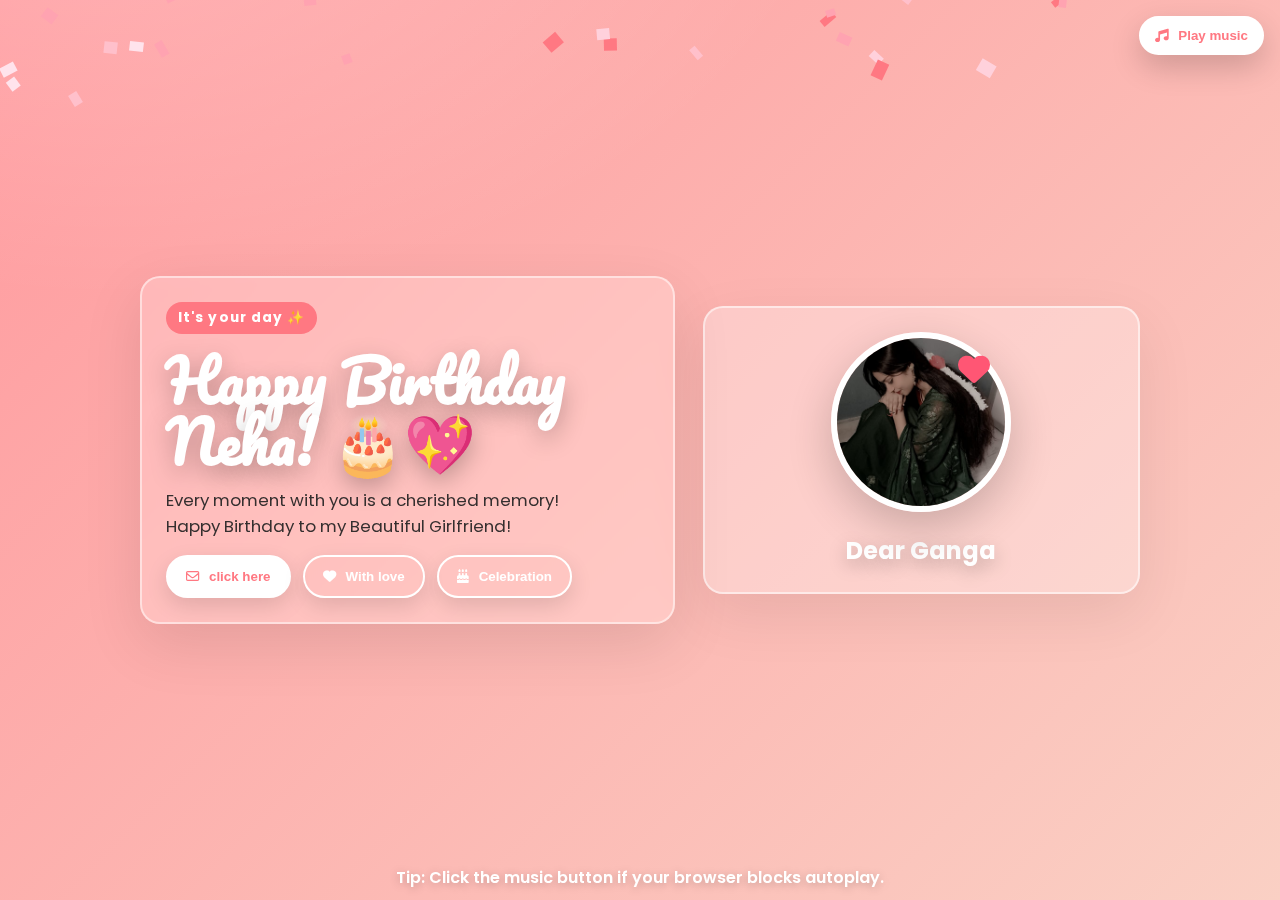
<file: Birthday/index.html>
<!DOCTYPE html>
<html lang="en">
  <head>
    <meta charset="UTF-8" />
    <meta name="viewport" content="width=device-width, initial-scale=1.0" />
    <title>Happy Birthday • Neha 🎉</title>
    <link rel="preconnect" href="https://fonts.googleapis.com" />
    <link rel="preconnect" href="https://fonts.gstatic.com" crossorigin />
    <link
      href="https://fonts.googleapis.com/css2?family=Pacifico&family=Poppins:wght@400;600;700&display=swap"
      rel="stylesheet"
    />
    <link
      rel="stylesheet"
      href="https://cdnjs.cloudflare.com/ajax/libs/font-awesome/6.5.1/css/all.min.css"
    />
    <style>
      :root {
        --pink: #ff7882;
        --pink-2: #ff9aa2;
        --bg-1: #ff9a9e;
        --bg-2: #fad0c4;
        --ink: #2a2a2a;
        --white: #fff;
      }
      * {
        margin: 0;
        padding: 0;
        box-sizing: border-box;
      }
      html,
      body {
        height: 100%;
      }
      body {
        font-family: "Poppins", system-ui, -apple-system, Segoe UI, Roboto,
          Ubuntu, "Helvetica Neue", Arial, "Noto Sans", sans-serif;
        background: radial-gradient(
            1200px 800px at 10% -20%,
            rgba(255, 255, 255, 0.25),
            transparent 60%
          ),
          linear-gradient(135deg, var(--bg-1), var(--bg-2));
        overflow: hidden;
        color: var(--ink);
      }

      /* Confetti canvas sits behind everything */
      #confetti {
        position: fixed;
        inset: 0;
        width: 100%;
        height: 100%;
        z-index: 0;
        pointer-events: none;
      }

      /* Main layout */
      .container {
        position: relative;
        z-index: 2;
        height: 100%;
        display: grid;
        place-items: center;
        padding: 24px;
      }
      .card {
        width: min(100%, 1000px);
        display: grid;
        grid-template-columns: 1.1fr 0.9fr;
        gap: 28px;
        align-items: center;
      }
      @media (max-width: 900px) {
        .card {
          grid-template-columns: 1fr;
          gap: 16px;
        }
      }

      .hero {
        display: flex;
        flex-direction: column;
        align-items: flex-start;
        gap: 16px;
        padding: 24px;
        background: rgba(255, 255, 255, 0.25);
        backdrop-filter: saturate(120%) blur(6px);
        border: 2px solid rgba(255, 255, 255, 0.5);
        border-radius: 20px;
        box-shadow: 0 20px 60px rgba(0, 0, 0, 0.1);
      }
      .kicker {
        font-weight: 700;
        letter-spacing: 0.08em;
        font-size: 0.85rem;
        color: #ffffff;
        background: var(--pink);
        padding: 6px 12px;
        border-radius: 999px;
      }
      h1.title {
        font-family: "Pacifico", cursive;
        font-size: clamp(2.2rem, 6vw, 3.6rem);
        line-height: 1.05;
        color: #ffffff;
        text-shadow: 0 8px 24px rgba(0, 0, 0, 0.25);
      }
      .subtitle {
        font-size: 1.05rem;
        color: #352f2f;
        max-width: 60ch;
      }

      .profile {
        display: grid;
        gap: 14px;
        place-items: center;
        padding: 24px;
        background: rgba(255, 255, 255, 0.3);
        border: 2px solid rgba(255, 255, 255, 0.55);
        border-radius: 20px;
        box-shadow: 0 20px 60px rgba(0, 0, 0, 0.08);
      }
      .avatar {
        width: clamp(120px, 25vw, 180px);
        height: clamp(120px, 25vw, 180px);
        border-radius: 50%;
        border: 6px solid #fff;
        object-fit: cover;
        box-shadow: 0 16px 45px rgba(0, 0, 0, 0.2);
      }
      .name {
        font-weight: 700;
        font-size: 1.5rem;
        color: #fff;
        text-shadow: 0 6px 18px rgba(0, 0, 0, 0.25);
      }

      .actions {
        display: flex;
        gap: 12px;
        flex-wrap: wrap;
      }
      .btn {
        --ring: rgba(0, 0, 0, 0.15);
        display: inline-flex;
        align-items: center;
        gap: 10px;
        padding: 12px 18px;
        border-radius: 999px;
        border: 2px solid #fff;
        cursor: pointer;
        font-weight: 700;
        background: #fff;
        color: var(--pink);
        box-shadow: 0 8px 22px rgba(0, 0, 0, 0.12);
        transition: transform 0.15s ease, box-shadow 0.15s ease,
          filter 0.15s ease;
        user-select: none;
        -webkit-tap-highlight-color: transparent;
      }
      .btn:hover {
        transform: translateY(-1px);
        box-shadow: 0 10px 26px rgba(0, 0, 0, 0.14);
      }
      .btn:active {
        transform: translateY(0);
      }
      .btn.secondary {
        background: transparent;
        color: #fff;
        border-color: #fff;
      }

      /* Floating badges */
      .badges {
        position: absolute;
        inset: auto 16px 16px auto;
        display: flex;
        gap: 8px;
        z-index: 2;
      }
      .badge {
        background: #fff;
        color: var(--pink);
        border: 2px solid #fff;
        padding: 8px 12px;
        border-radius: 999px;
        font-weight: 700;
        box-shadow: 0 8px 20px rgba(0, 0, 0, 0.15);
      }

      /* Audio toggle */
      .audio-toggle {
        position: fixed;
        right: 16px;
        top: 16px;
        z-index: 5;
        display: inline-flex;
        align-items: center;
        gap: 10px;
        background: #fff;
        color: var(--pink);
        border: 2px solid #fff;
        border-radius: 999px;
        padding: 10px 14px;
        font-weight: 700;
        cursor: pointer;
        box-shadow: 0 12px 30px rgba(0, 0, 0, 0.18);
      }

      /* Modal */
      .modal {
        position: fixed;
        inset: 0;
        display: grid;
        place-items: center;
        background: rgba(0, 0, 0, 0.55);
        opacity: 0;
        visibility: hidden;
        transition: opacity 0.25s ease, visibility 0.25s ease;
        z-index: 4;
        overflow-y: auto;
      }
      .modal.open {
        opacity: 1;
        visibility: visible;
      }
      .letter {
        position: relative;
        width: min(92vw, 820px);
        max-height: 90vh;
        overflow-y: auto;
        display: grid;
        grid-template-columns: 1fr 1fr; /* Equal columns */
        background: #fff8e4;
        border: 3px solid #daccbf;
        border-radius: 24px;
        box-shadow: 0 30px 80px rgba(0, 0, 0, 0.35);
        animation: zoomIn 0.4s ease;
      }

      @media (max-width: 1024px) {
        .letter {
          grid-template-columns: 1fr;
        }
      }
      .letter-left {
        position: relative;
        padding: 22px;
        border-right: 3px solid #daccbf;
        display: grid;
        place-items: center;
        background: linear-gradient(180deg, #ffe6ea, #fff8e4);
      }
      @media (max-width: 820px) {
        .letter-left {
          border-right: none;
          border-bottom: 3px solid #daccbf;
        }
      }
      .letter-right {
        padding: 22px 22px 32px 22px;
      }

      .letter-title {
        font-family: "Pacifico", cursive;
        font-size: 2rem;
        text-align: center;
        color: #ff6574;
      }
      .typed {
        font-family: "Dancing Script", "Pacifico", cursive;
        font-size: 1.35rem;
        line-height: 1.6;
        color: #5b4b47;
        white-space: pre-wrap;
      }

      /* Move close button to top-left */
      .close-x {
        position: absolute;
        top: 14px;
        left: 50px;
        width: 38px;
        height: 38px;
        display: grid;
        place-items: center;
        border-radius: 999px;
        border: 2px solid #000;
        background: #fff;
        cursor: pointer;
        z-index: 10;
      }

      @keyframes zoomIn {
        0% {
          transform: scale(0.8);
          opacity: 0;
        }
        100% {
          transform: scale(1);
          opacity: 1;
        }
      }

      /* Floating hearts on letter */
      .heart {
        position: absolute;
        font-size: 22px;
        color: var(--pink);
        opacity: 0;
        animation: pop 3s var(--delay) infinite ease-in-out;
      }
      .heart.h1 {
        left: 18px;
        top: 30px;
        --delay: 0s;
      }
      .heart.h2 {
        right: 18px;
        bottom: 24px;
        --delay: 0.6s;
      }
      .heart.h3 {
        left: 50%;
        top: 60%;
        transform: translateX(-50%);
        --delay: 1.2s;
      }
      @keyframes pop {
        0% {
          opacity: 0;
          transform: scale(0.2);
        }
        12% {
          opacity: 1;
          transform: scale(1.25);
        }
        24%,
        100% {
          opacity: 1;
          transform: scale(1);
        }
      }

      /* Tiny floating balloons */
      .balloon {
        position: absolute;
        width: clamp(50px, 8vw, 70px);
        filter: drop-shadow(0 8px 12px rgba(0, 0, 0, 0.18));
      }
      .b1 {
        left: -10px;
        top: -10px;
        animation: sway 3s ease-in-out infinite;
      }
      .b2 {
        right: -10px;
        bottom: -10px;
        transform: rotate(10deg);
        animation: sway 2.6s ease-in-out infinite;
      }
      @keyframes sway {
        0%,
        100% {
          transform: translateY(0) rotate(0);
        }
        50% {
          transform: translateY(-8px) rotate(3deg);
        }
      }

      /* Decorative rotating circle */
      .rotor {
        position: absolute;
        right: -18px;
        top: -18px;
        width: 110px;
        height: 110px;
        display: grid;
        place-items: center;
        animation: spin 8s linear infinite;
      }
      .rotor i {
        color: #ff5674;
      }
      @keyframes spin {
        to {
          transform: rotate(360deg);
        }
      }

      /* Footer hint */
      .hint {
        position: fixed;
        left: 50%;
        bottom: 10px;
        transform: translateX(-50%);
        color: #fff;
        font-weight: 600;
        text-shadow: 0 2px 10px rgba(0, 0, 0, 0.25);
      }

      /* Responsive improvements */
      @media (max-width: 480px) {
        h1.title {
          font-size: clamp(1.5rem, 6vw, 2rem);
        }
        .avatar {
          width: 120px;
          height: 120px;
        }
        .container {
          padding: 30px 10px;
        }
        .typed {
          font-size: 1.1rem;
        }
      }
      @media (min-width: 1400px) {
        h1.title {
          font-size: clamp(3rem, 4vw, 4rem);
        }
        .typed {
          font-size: clamp(1.4rem, 1.8vw, 1.6rem);
        }
      }
    </style>
  </head>
  <body>
    <canvas id="confetti"></canvas>

    <!-- Audio controls -->
    <button
      id="audioToggle"
      class="audio-toggle"
      aria-pressed="false"
      title="Play/Pause music"
    >
      <i class="fa-solid fa-music"></i><span id="audioLabel">Play music</span>
    </button>
    <audio id="bgm" loop preload="auto">
      <!-- Replace src with your soft tune file: e.g. assets/soft-birthday.mp3 -->
      <source src="database/Waalian.mp3" type="audio/mpeg" />
    </audio>

    <div class="container">
      <div class="card">
        <section class="hero">
          <span class="kicker">It's your day ✨</span>
          <h1 class="title">Happy Birthday Neha! 🎂💖</h1>
          <p class="subtitle">
            Every moment with you is a cherished memory!<br>Happy Birthday to my Beautiful Girlfriend! 
          </p>
          <div class="actions">
            <button class="btn" id="openLetter">
              <i class="fa-regular fa-envelope"></i> click here
            </button>
            <button class="btn secondary">
              <i class="fa-solid fa-heart"></i> With love
            </button>
            <button class="btn secondary">
              <i class="fa-solid fa-cake-candles"></i> Celebration
            </button>
          </div>
        </section>

        <section class="profile">
          <div style="position: relative">
            <img
              class="avatar"
              src="database/profile.jpg"
              alt="Birthday person"
            />
            <div class="rotor" style="scale: 2">
              <i class="fa-solid fa-heart"></i>
            </div>
          </div>
          <div class="name">Dear Ganga</div>
        </section>
      </div>
    </div>

    <!-- Letter Modal -->
    <div class="modal" id="modal">
      <div
        class="letter"
        role="dialog"
        aria-modal="true"
        aria-labelledby="letterTitle"
      >
        <button class="close-x" id="closeModal" aria-label="Close letter">
          <i class="fa-solid fa-xmark"></i>
        </button>

        <div class="letter-left">
          <img
            class="balloon b1"
            src="database/—Pngtree—pink heart balloons for holiday_17880154.png"
            alt="Balloon"
          />
          <img
            class="balloon b2"
            src="database/—Pngtree—pink heart balloons for holiday_17880154.png"
            alt="Balloon"
          />
          <img
            src="database/—Pngtree—heart pink love emoji_15920419.png"
            alt="Heart"
            style="width: 100%; max-width: 280px; opacity: 0.9"
          />
        </div>

        <div class="letter-right">
          <h2 id="letterTitle" class="letter-title">To You 💌</h2>
          <div id="typed" class="typed"></div>
        </div>
      </div>
    </div>

    <div class="hint">
      Tip: Click the music button if your browser blocks autoplay.
    </div>

    <script>
      /*********************
       *  Confetti (Canvas)
       *********************/
      const c = document.getElementById("confetti");
      const ctx = c.getContext("2d");
      let W,
        H,
        confetti,
        lastTime = 0;

      const colors = [
        "#ffffff",
        "#ffe3ec",
        "#ffd1dc",
        "#ffc0cb",
        "#ffa3b1",
        "#ff7882",
      ];

      function resize() {
        const dpr = Math.min(window.devicePixelRatio || 1, 2);
        c.width = Math.floor(window.innerWidth * dpr);
        c.height = Math.floor(window.innerHeight * dpr);
        ctx.setTransform(1, 0, 0, 1, 0, 0);
        ctx.scale(dpr, dpr);
        W = window.innerWidth;
        H = window.innerHeight;
        // regenerate to fill space
        const count = Math.floor((W * H) / 7000) + 80;
        confetti = Array.from({ length: count }, () => createPiece());
      }
      function rand(min, max) {
        return Math.random() * (max - min) + min;
      }
      function createPiece() {
        return {
          x: rand(0, W),
          y: rand(-H, 0),
          w: rand(6, 14),
          h: rand(8, 18),
          color: colors[Math.floor(rand(0, colors.length))],
          tiltAngle: rand(0, Math.PI * 2),
          dY: rand(1.2, 2.7),
          dX: rand(-0.6, 0.6),
          rot: rand(0, Math.PI * 2),
          rotSpd: rand(-0.05, 0.05),
        };
      }
      function drawPiece(p) {
        ctx.save();
        ctx.translate(p.x, p.y);
        ctx.rotate(p.rot);
        ctx.fillStyle = p.color;
        ctx.fillRect(-p.w / 2, -p.h / 2, p.w, p.h);
        ctx.restore();
      }
      function loop(ts) {
        const dt = (ts - lastTime) * 0.001; // seconds (kept for future tuning)
        lastTime = ts;
        ctx.clearRect(0, 0, W, H);
        for (let i = 0; i < confetti.length; i++) {
          const p = confetti[i];
          p.y += p.dY + Math.sin(p.tiltAngle) * 0.6;
          p.x += p.dX + Math.cos(p.tiltAngle) * 0.3;
          p.tiltAngle += 0.04;
          p.rot += p.rotSpd;
          if (p.y - p.h > H) {
            confetti[i] = createPiece();
            confetti[i].y = -10;
            confetti[i].x = rand(0, W);
          }
          drawPiece(p);
        }
        requestAnimationFrame(loop);
      }
      window.addEventListener("resize", resize, { passive: true });
      resize();
      requestAnimationFrame(loop);

      /*********************
       *  Audio (soft loop)
       *********************/
      const bgm = document.getElementById("bgm");
      const audioToggle = document.getElementById("audioToggle");
      const audioLabel = document.getElementById("audioLabel");

      async function tryPlay() {
        try {
          await bgm.play();
          audioLabel.textContent = "Pause music";
          audioToggle.setAttribute("aria-pressed", "true");
        } catch (e) {
          /* Autoplay likely blocked; keep button as Play */
        }
      }

      // Attempt autoplay quietly on load
      document.addEventListener("DOMContentLoaded", () => {
        bgm.volume = 0.5; // gentle
        tryPlay();
      });

      audioToggle.addEventListener("click", async () => {
        if (bgm.paused) {
          await tryPlay();
        } else {
          bgm.pause();
          audioLabel.textContent = "Play music";
          audioToggle.setAttribute("aria-pressed", "false");
        }
      });

      // Also enable play on first user interaction anywhere
      let firstInteract = false;
      function onFirst() {
        if (!firstInteract) {
          firstInteract = true;
          tryPlay();
          document.removeEventListener("click", onFirst);
        }
      }
      document.addEventListener("click", onFirst);

      /*********************
       *  Modal + Typing
       *********************/
      const modal = document.getElementById("modal");
      const openLetter = document.getElementById("openLetter");
      const closeModal = document.getElementById("closeModal");
      const typedEl = document.getElementById("typed");
      const replayTyping = document.getElementById("replayTyping");

      const message = `Happy birthday 🎉🎂🎉 My Bhutki, the day you came into my life I wasn't really attached — but day by day you became closest to my heart❤️. Now you are truly my everything🌏.\n\nI can't express my love for you in words, but I can promise one thing: I'm not going to leave you🫂. You'll always be mine, forever and ever❤️🤗. I wish I could remove some of the pain you're bearing alone. You are my only sunshine🌞.\n\nHappy Birthday, my cutie. 😊 ❤️`;

      let typerId = null;
      function typeText(str, speed = 24) {
        clearInterval(typerId);
        typedEl.textContent = "";
        let i = 0;
        typerId = setInterval(() => {
          if (i < str.length) {
            typedEl.textContent += str[i++];
          } else {
            clearInterval(typerId);
          }
        }, speed);
      }

      function open() {
        modal.classList.add("open");
        typeText(message, 18);
      }
      function close() {
        modal.classList.remove("open");
        clearInterval(typerId);
      }

      openLetter.addEventListener("click", open);
      closeModal.addEventListener("click", close);
      replayTyping.addEventListener("click", () => typeText(message, 18));
      // Close on backdrop click
      modal.addEventListener("click", (e) => {
        if (e.target === modal) close();
      });

      // Keyboard close
      document.addEventListener("keydown", (e) => {
        if (e.key === "Escape" && modal.classList.contains("open")) close();
      });
    </script>
  </body>
</html>
</file>
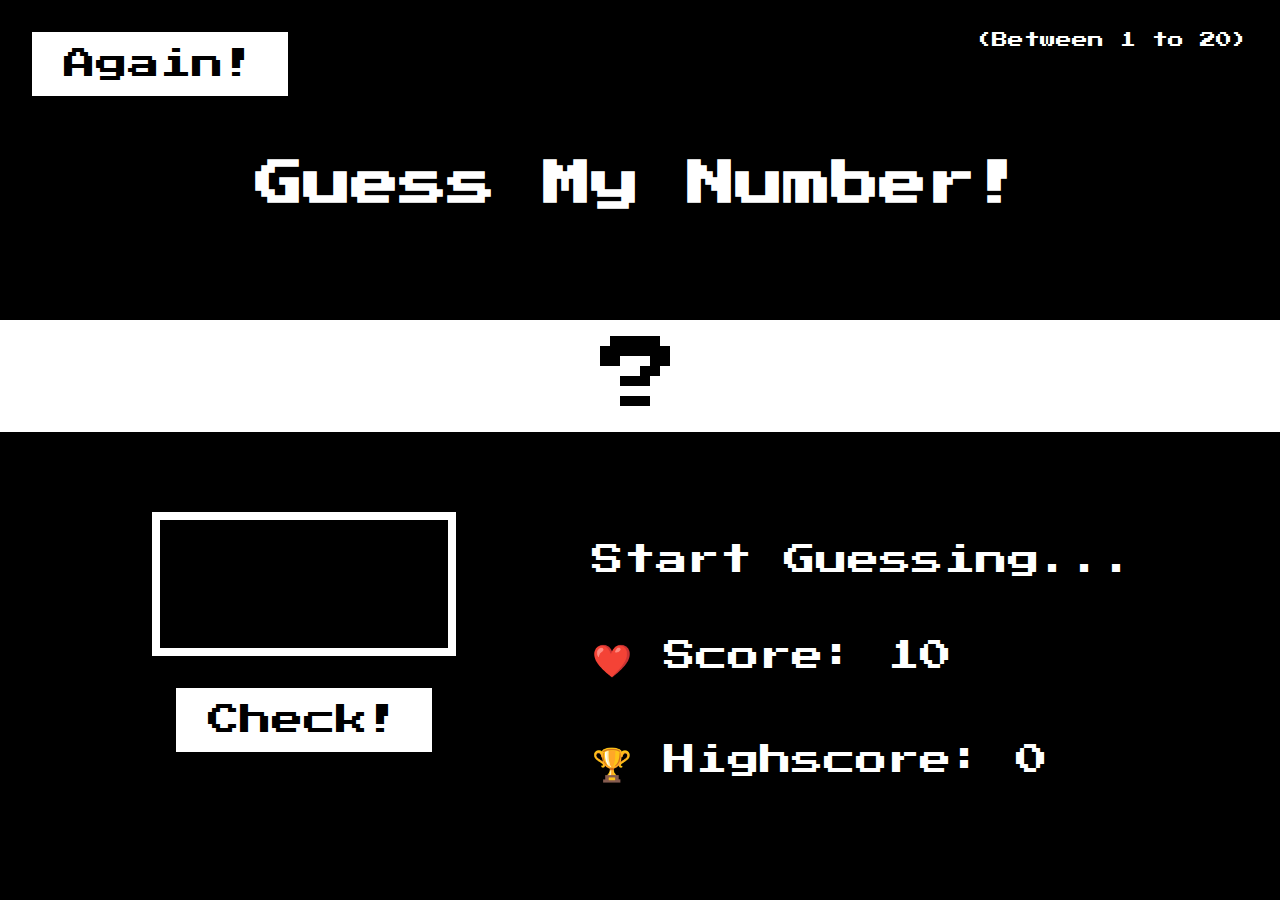
<file: Guess the Number/index.html>
<!DOCTYPE html>
<html lang="en">
  <head>
    <meta charset="UTF-8" />
    <meta name="viewport" content="width=device-width, initial-scale=1.0" />
    <link rel="preconnect" href="https://fonts.googleapis.com" />
    <link rel="preconnect" href="https://fonts.gstatic.com" crossorigin />
    <link
      href="https://fonts.googleapis.com/css2?family=Press+Start+2P&display=swap"
      rel="stylesheet"
    />
    <link rel="stylesheet" href="style.css" />
    <title>Guess? The Number?</title>
  </head>
  <body>
    <header>
      <h1>Guess My Number!</h1>
      <p class="between">(Between 1 to 20)</p>
      <button class="btn again">Again!</button>
      <div class="secretNumber">?</div>
    </header>

    <main>
      <section class="left">
        <input type="number" class="guess" />
        <button class="btn check">Check!</button>
      </section>
      <section class="right">
        <p class="message">Start Guessing...</p>
        <p class="label-score">❤️ Score: <span class="score">10</span></p>
        <p class="label-highscore">
          🏆 Highscore: <span class="highscore">0</span>
        </p>
      </section>
    </main>
    <script src="script.js"></script>
  </body>
</html>
</file>
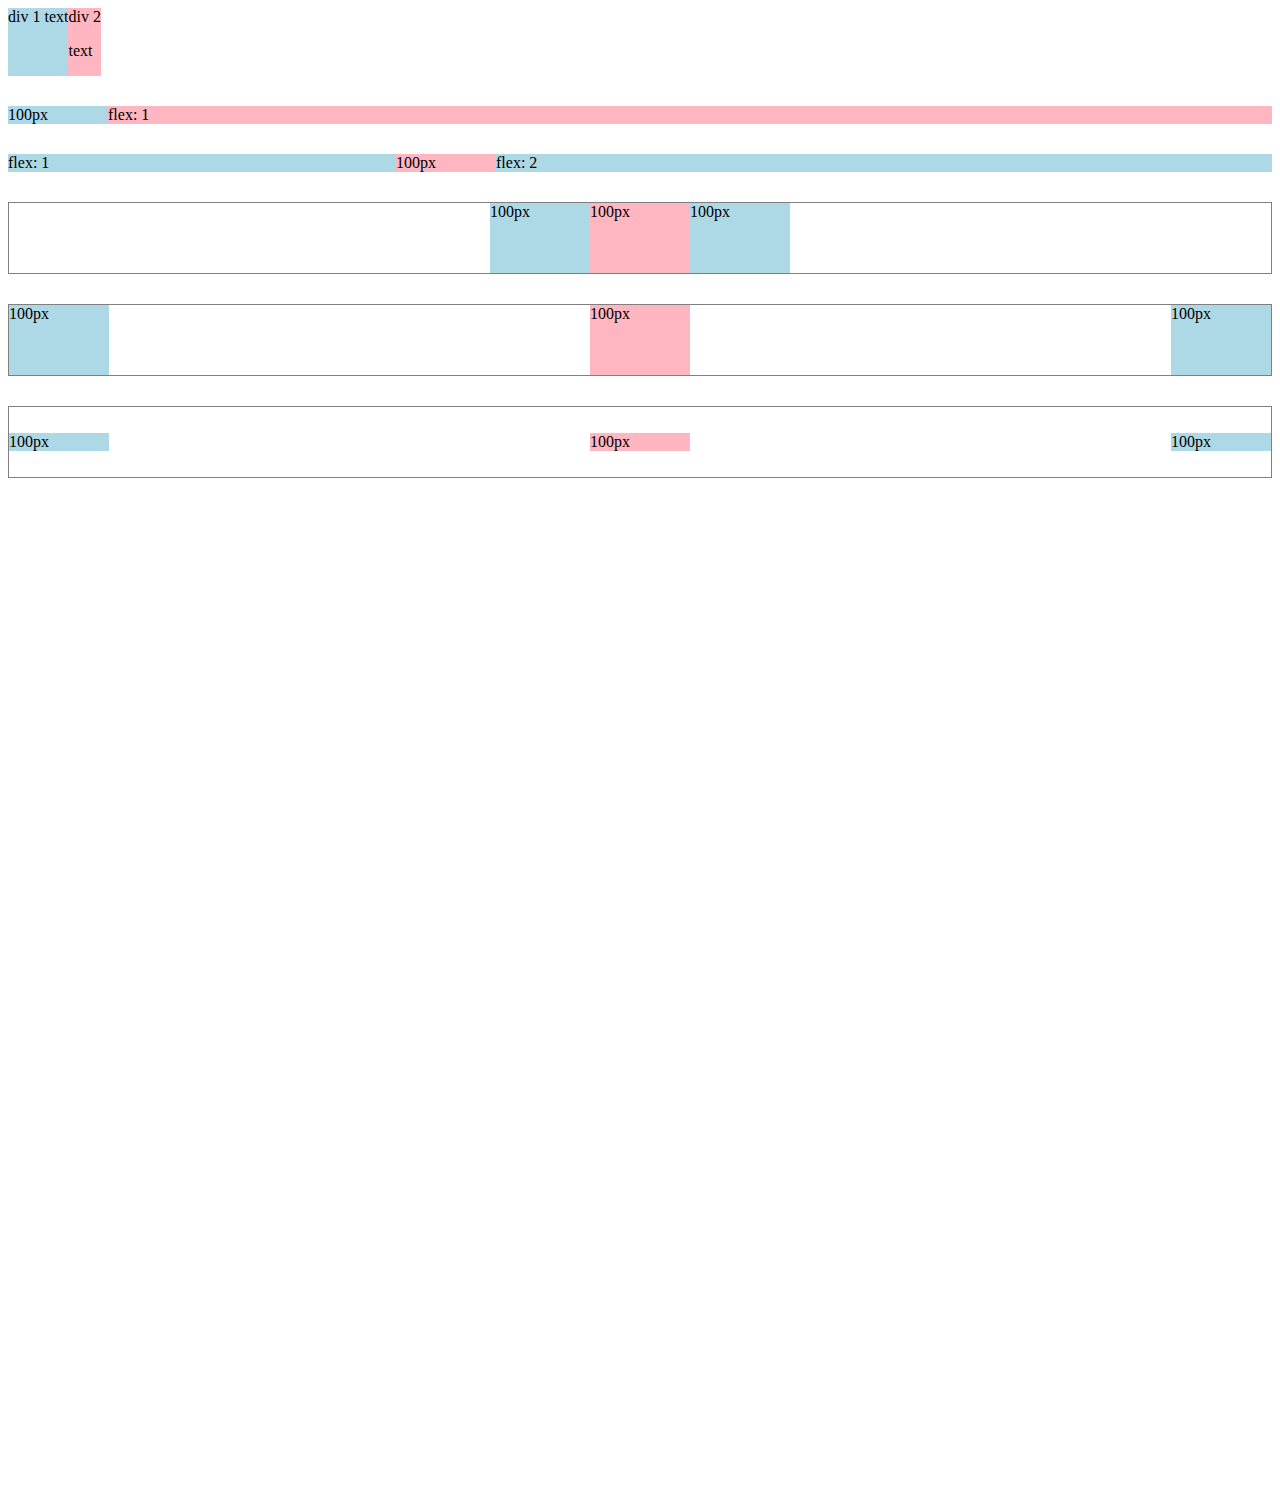
<file: flexbox.html>
<!DOCTYPE html>
<html>
  <head>
    <title>Flexbox Practice</title>
  </head>
  <body style="padding-bottom: 1000px;">
    <div style="
      display: flex;
      flex-direction: row;
    ">
      <div style="background-color: lightblue;">div 1 text</div>
      <div style="background-color: lightpink;">div 2 <p>text</p></div>
    </div>

    <div style="
      margin-top: 30px;
      display: flex;
      flex-direction: row;
    ">
      <div style="
        background-color: lightblue;
        width: 100px;
      ">100px</div>
      <div style="
        background-color: lightpink;
        flex: 1;
      ">flex: 1</div>
    </div>

    <div style="
      margin-top: 30px;
      display: flex;
      flex-direction: row;
    ">
      <div style="
        background-color: lightblue;
        flex: 1;
      ">flex: 1</div>
      <div style="
        background-color: lightpink;
        width: 100px;
      ">100px</div>
      <div style="
        background-color: lightblue;
        flex: 2;
      ">flex: 2</div>
    </div>

    <div style="
      margin-top: 30px;
      height: 70px;
      border-width: 1px;
      border-style: solid;
      border-color: gray;

      display: flex;
      flex-direction: row;
      justify-content: center;
    ">
      <div style="
        background-color: lightblue;
        width: 100px;
      ">100px</div>
      <div style="
        background-color: lightpink;
        width: 100px;
      ">100px</div>
      <div style="
        background-color: lightblue;
        width: 100px;
      ">100px</div>
    </div>

    <div style="
      margin-top: 30px;
      height: 70px;
      border-width: 1px;
      border-style: solid;
      border-color: gray;

      display: flex;
      flex-direction: row;
      justify-content: space-between;
    ">
      <div style="
        background-color: lightblue;
        width: 100px;
      ">100px</div>
      <div style="
        background-color: lightpink;
        width: 100px;
      ">100px</div>
      <div style="
        background-color: lightblue;
        width: 100px;
      ">100px</div>
    </div>

    <div style="
      margin-top: 30px;
      height: 70px;
      border-width: 1px;
      border-style: solid;
      border-color: gray;

      display: flex;
      flex-direction: row;
      justify-content: space-between;
      align-items: center;
    ">
      <div style="
        background-color: lightblue;
        width: 100px;
      ">100px</div>
      <div style="
        background-color: lightpink;
        width: 100px;
      ">100px</div>
      <div style="
        background-color: lightblue;
        width: 100px;
      ">100px</div>
    </div>
  </body>
</html>
</file>
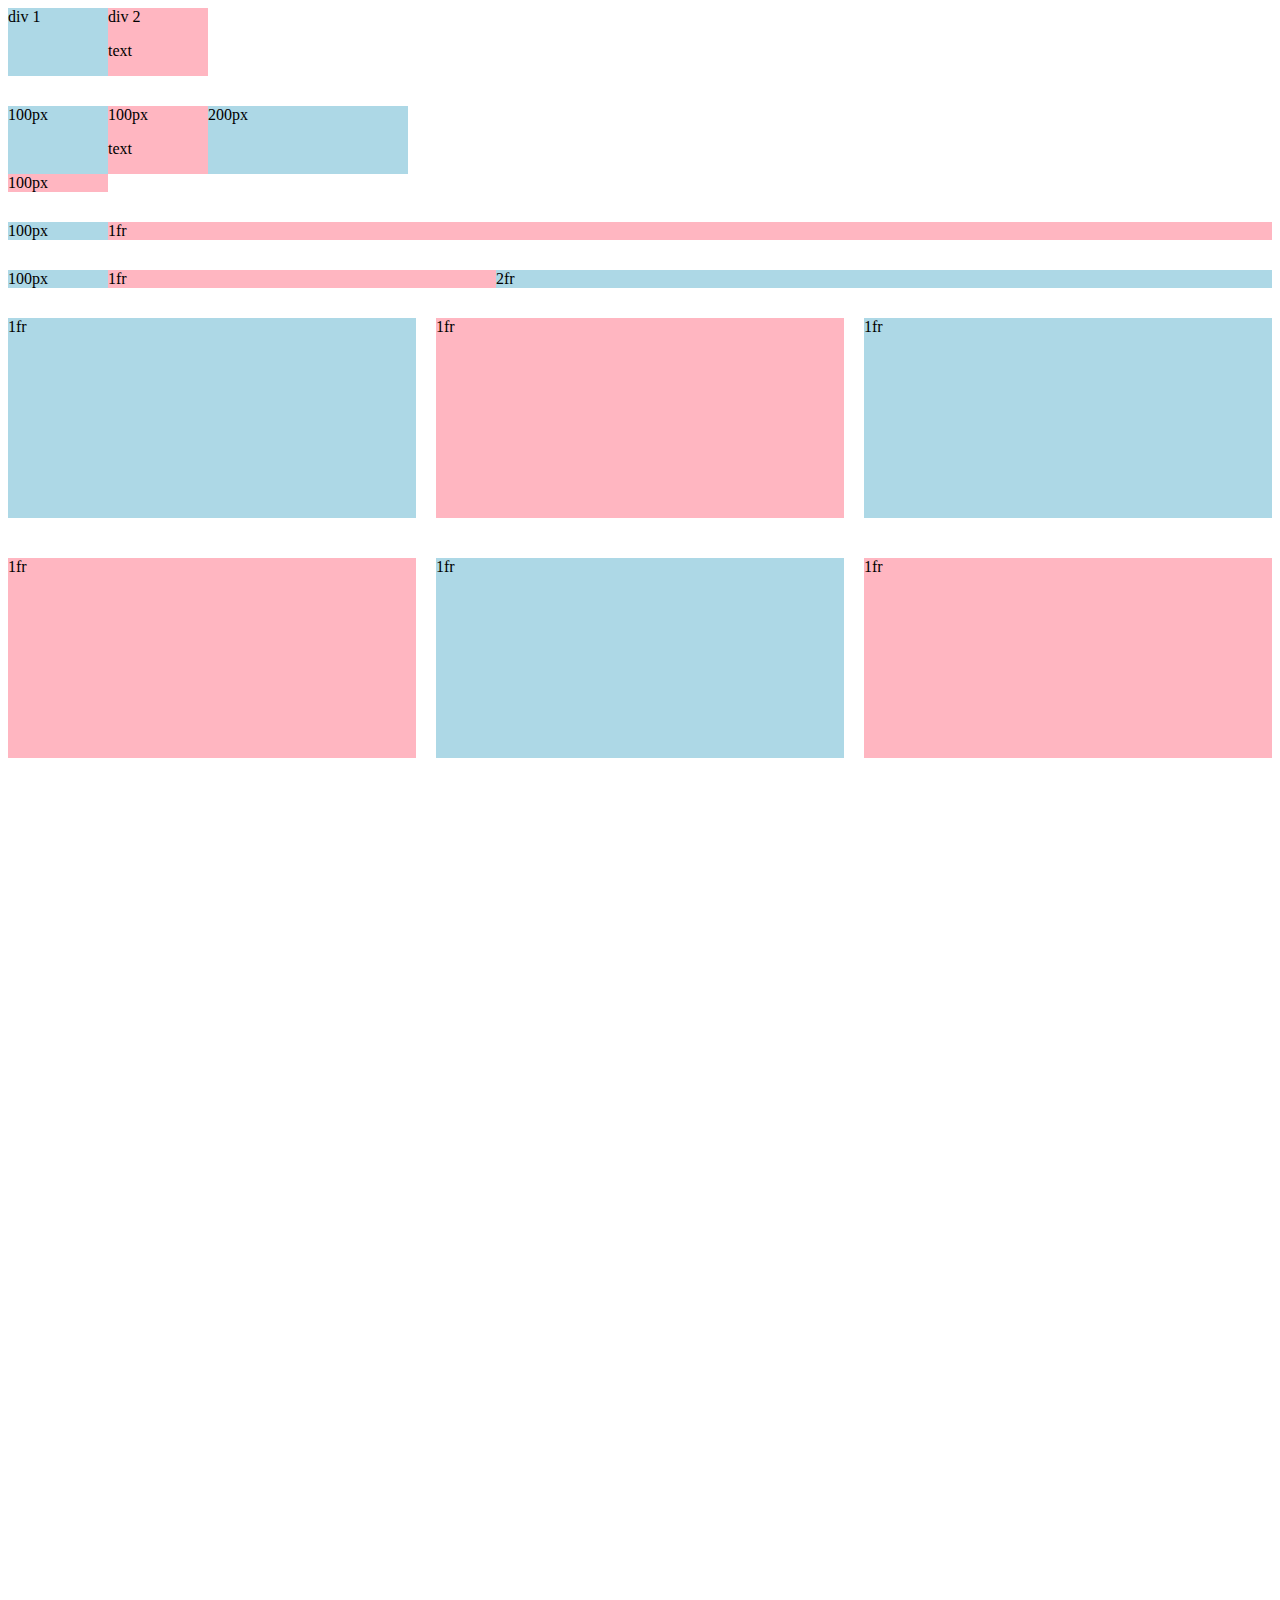
<file: grid.html>
<!DOCTYPE html>
<html>
  <head>
    <title>Grid Practice</title>
  </head>
  <body style="padding-bottom: 1000px;">
    <div style="
      display: grid;
      grid-template-columns: 100px 100px;
    ">
      <div style="background-color: lightblue;">div 1</div>
      <div style="background-color: lightpink;">div 2<p>text</p></div>
    </div>

    <div style="
      margin-top: 30px;
      display: grid;
      grid-template-columns: 100px 100px 200px;
    ">
      <div style="background-color: lightblue;">100px</div>
      <div style="background-color: lightpink;">100px<p>text</p></div>
      <div style="background-color: lightblue;">200px</div>
      <div style="background-color: lightpink;">100px</div>
    </div>

    <div style="
      margin-top: 30px;
      display: grid;
      grid-template-columns: 100px 1fr;
    ">
      <div style="background-color: lightblue;">100px</div>
      <div style="background-color: lightpink;">1fr</div>
    </div>

    <div style="
      margin-top: 30px;
      display: grid;
      grid-template-columns: 100px 1fr 2fr;
    ">
      <div style="background-color: lightblue;">100px</div>
      <div style="background-color: lightpink;">1fr</div>
      <div style="background-color: lightblue;">2fr</div>
    </div>

    <div style="
      margin-top: 30px;
      display: grid;
      grid-template-columns: 1fr 1fr 1fr;
      column-gap: 20px;
      row-gap: 40px;
    ">
      <div style="background-color: lightblue; height: 200px;">1fr</div>
      <div style="background-color: lightpink; height: 200px;">1fr</div>
      <div style="background-color: lightblue; height: 200px;">1fr</div>
      <div style="background-color: lightpink; height: 200px;">1fr</div>
      <div style="background-color: lightblue; height: 200px;">1fr</div>
      <div style="background-color: lightpink; height: 200px;">1fr</div>
    </div>
  </body>
</html>
</file>
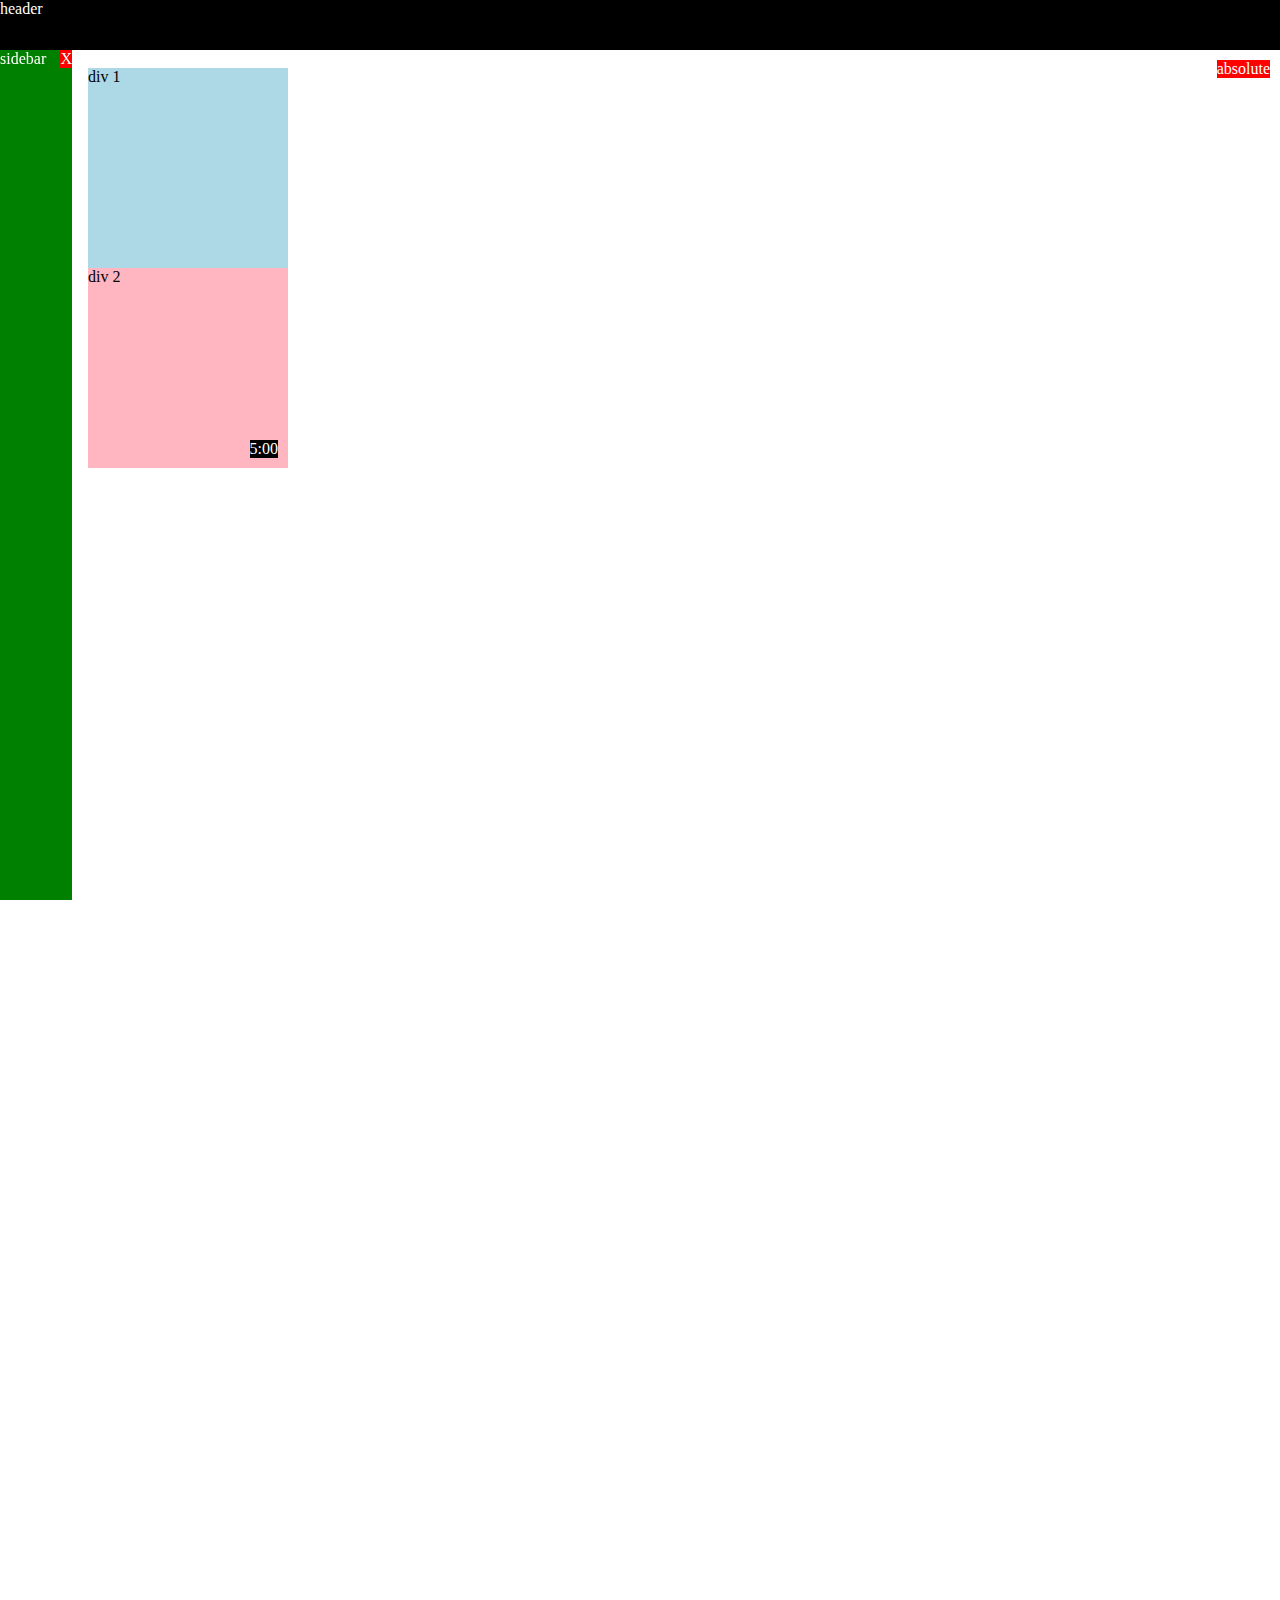
<file: position.html>
<!DOCTYPE html>
<html>
  <head>
    <title>Position Practice</title>
  </head>
  <body style="
    height: 3000px;
    padding-top: 60px;
    padding-left: 80px;
  ">
    <div style="
      background-color: black;
      color: white;
      position: fixed;
      top: 0;
      left: 0;
      right: 0;
      height: 50px;
      z-index: 100;
    ">header</div>

    <div style="
      background-color: green;
      color: white;
      position: fixed;
      left: 0;
      bottom: 0;
      top: 50px;
      width: 72px;
    ">
      sidebar
      <div style="
        position: absolute;
        background-color: red;
        color: white;
        top: 0;
        right: 0;
      ">
        X
      </div>
    </div>

    <div style="
      position: absolute;
      background-color: red;
      color: white;
      top: 60px;
      right: 10px;
    ">
      absolute
    </div>

    <div style="
      background-color: lightblue;
      height: 200px;
      width: 200px;
      position: static;
    ">div 1</div>
    <div style="
      background-color: lightpink;
      height: 200px;
      width: 200px;
      position: relative;
    ">
      div 2
      <div style="
        position: absolute;
        background-color: black;
        color: white;
        bottom: 10px;
        right: 10px;
      ">
        5:00
      </div>
    </div>

  </body>
</html>
</file>
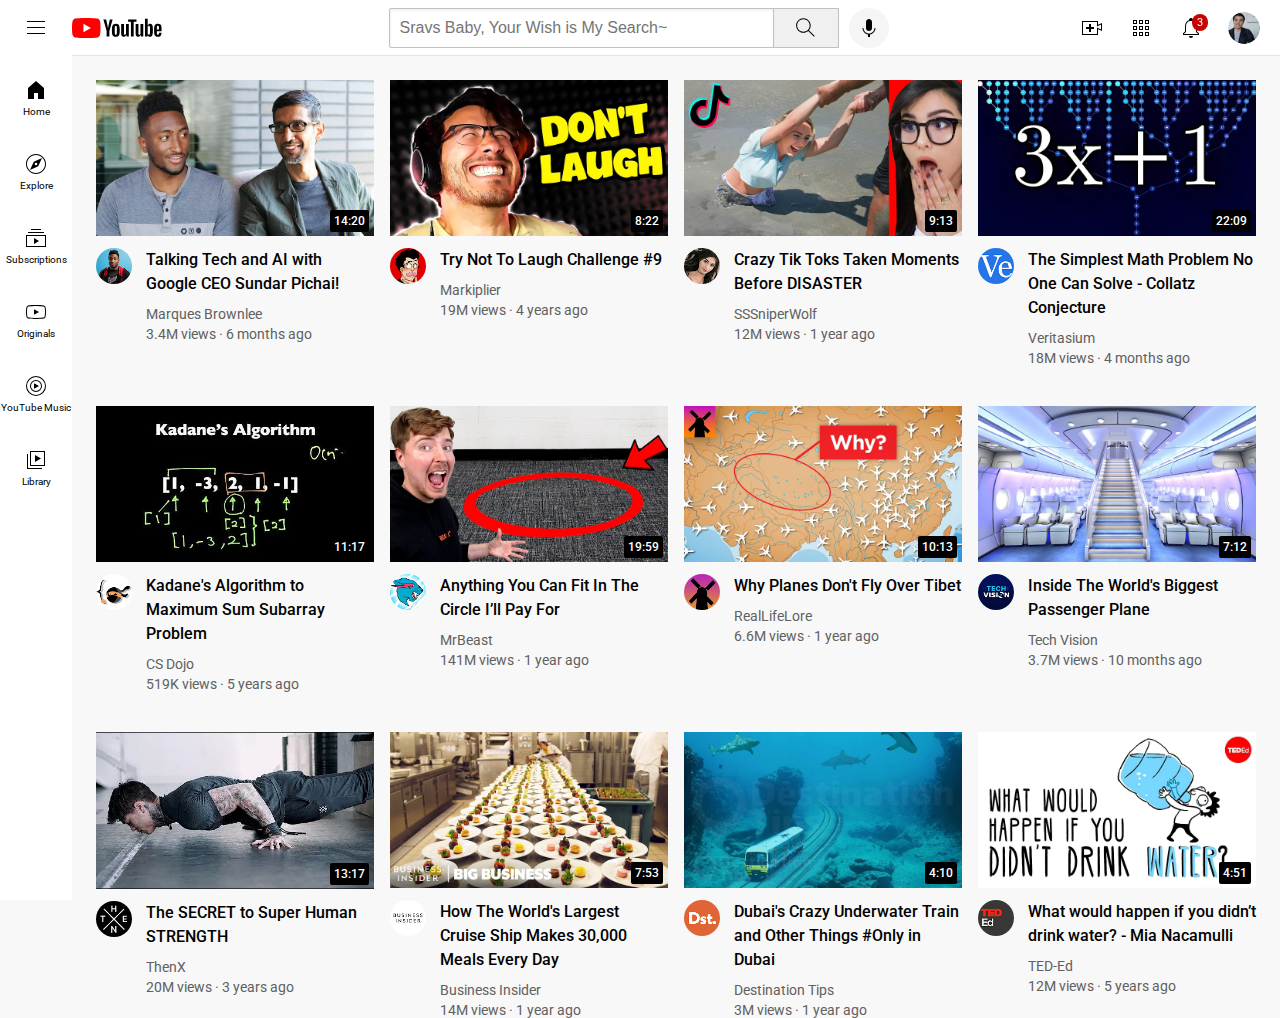
<file: youtube.html>
<!DOCTYPE html>
<html>
  <head>
    <title>YouTube.com Clone</title>

    <link rel="preconnect" href="https://fonts.googleapis.com">
    <link rel="preconnect" href="https://fonts.gstatic.com" crossorigin>
    <link href="https://fonts.googleapis.com/css2?family=Roboto:wght@400;500;700&display=swap" rel="stylesheet">

    <link rel="stylesheet" href="styles/general.css">
    <link rel="stylesheet" href="styles/header.css">
    <link rel="stylesheet" href="styles/video.css">
    <link rel="stylesheet" href="styles/sidebar.css">
  </head>
  <body>
    <header class="header">
      <div class="left-section">
        <img class="hamburger-menu" src="icons/hamburger-menu.svg">
        <img class="youtube-logo" src="icons/youtube-logo.svg">
      </div>
      <div class="middle-section">
        <input class="search-bar" type="text" placeholder="Sravs Baby, Your Wish is My Search~">
        <button class="search-button">
          <img class="search-icon" src="icons/search.svg">
          <div class="tooltip">Search</div>
        </button>
        <!-- Put position absolute inside position relative -->
        <button class="voice-search-button">
          <img class="voice-search-icon" src="icons/voice-search-icon.svg">
          <div class="tooltip">Search with your voice</div>
        </button>
      </div>
      <div class="right-section">
        <div class="upload-icon-container">
          <img class="upload-icon" src="icons/upload.svg">
          <div class="tooltip">Create</div>
        </div>
        <div class="youtube-apps-icon-container">
          <img class="youtube-apps-icon" src="icons/youtube-apps.svg">
          <div class="tooltip">YouTube Apps</div>
        </div>
        <div class="notifications-icon-container">
          <img class="notifications-icon" src="icons/notifications.svg">
          <div class="notifications-count">3</div>
          <div class="tooltip">Notifications</div>
        </div>
        <img class="current-user-picture" src="channel-pictures/my-channel.jpeg">
      </div>
    </header>

    <nav class="sidebar">
      <div class="sidebar-link">
        <img src="icons/home.svg">
        <div>Home</div>
      </div>
      <div class="sidebar-link">
        <img src="icons/explore.svg">
        <div>Explore</div>
      </div>
      <div class="sidebar-link">
        <img src="icons/subscriptions.svg">
        <div>Subscriptions</div>
      </div>
      <div class="sidebar-link">
        <img src="icons/originals.svg">
        <div>Originals</div>
      </div>
      <div class="sidebar-link">
        <img src="icons/youtube-music.svg">
        <div>YouTube Music</div>
      </div>
      <div class="sidebar-link">
        <img src="icons/library.svg">
        <div>Library</div>
      </div>
    </nav>

    <main>
      <section class="video-grid">
        <div class="video-preview">
          <div class="thumbnail-row">
            <img class="thumbnail" src="thumbnails/thumbnail-1.webp">
            <div class="video-time">14:20</div>
          </div>
          <div class="video-info-grid">
            <div class="channel-picture">
              <img class="profile-picture" src="channel-pictures/channel-1.jpeg">
            </div>
            <div class="video-info">
              <p class="video-title">
                Talking Tech and AI with Google CEO Sundar Pichai!
              </p>
              <p class="video-author">
                Marques Brownlee
              </p>
              <p class="video-stats">
                3.4M views &#183; 6 months ago
              </p>
            </div>
          </div>
        </div>

        <div class="video-preview">
          <div class="thumbnail-row">
            <img class="thumbnail" src="thumbnails/thumbnail-2.webp">
            <div class="video-time">8:22</div>
          </div>
          <div class="video-info-grid">
            <div class="channel-picture">
              <img class="profile-picture" src="channel-pictures/channel-2.jpeg">
            </div>
            <div class="video-info">
              <p class="video-title">
                Try Not To Laugh Challenge #9
              </p>
              <p class="video-author">
                Markiplier
              </p>
              <p class="video-stats">
                19M views &#183; 4 years ago
              </p>
            </div>
          </div>
        </div>

        <div class="video-preview">
          <div class="thumbnail-row">
            <img class="thumbnail" src="thumbnails/thumbnail-3.webp">
            <div class="video-time">9:13</div>
          </div>
          <div class="video-info-grid">
            <div class="channel-picture">
              <img class="profile-picture" src="channel-pictures/channel-3.jpeg">
            </div>
            <div class="video-info">
              <p class="video-title">
                Crazy Tik Toks Taken Moments Before DISASTER
              </p>
              <p class="video-author">
                SSSniperWolf
              </p>
              <p class="video-stats">
                12M views &#183; 1 year ago
              </p>
            </div>
          </div>
        </div>

        <div class="video-preview">
          <div class="thumbnail-row">
            <img class="thumbnail" src="thumbnails/thumbnail-4.webp">
            <div class="video-time">22:09</div>
          </div>
          <div class="video-info-grid">
            <div class="channel-picture">
              <img class="profile-picture" src="channel-pictures/channel-4.jpeg">
            </div>
            <div class="video-info">
              <p class="video-title">
                The Simplest Math Problem No One Can Solve - Collatz Conjecture
              </p>
              <p class="video-author">
                Veritasium
              </p>
              <p class="video-stats">
                18M views &#183; 4 months ago
              </p>
            </div>
          </div>
        </div>

        <div class="video-preview">
          <div class="thumbnail-row">
            <img class="thumbnail" src="thumbnails/thumbnail-5.webp">
            <div class="video-time">11:17</div>
          </div>
          <div class="video-info-grid">
            <div class="channel-picture">
              <img class="profile-picture" src="channel-pictures/channel-5.jpeg">
            </div>
            <div class="video-info">
              <p class="video-title">
                Kadane's Algorithm to Maximum Sum Subarray Problem
              </p>
              <p class="video-author">
                CS Dojo
              </p>
              <p class="video-stats">
                519K views &#183; 5 years ago
              </p>
            </div>
          </div>
        </div>

        <div class="video-preview">
          <div class="thumbnail-row">
            <img class="thumbnail" src="thumbnails/thumbnail-6.webp">
            <div class="video-time">19:59</div>
          </div>
          <div class="video-info-grid">
            <div class="channel-picture">
              <img class="profile-picture" src="channel-pictures/channel-6.jpeg">
            </div>
            <div class="video-info">
              <p class="video-title">
                Anything You Can Fit In The Circle I’ll Pay For
              </p>
              <p class="video-author">
                MrBeast
              </p>
              <p class="video-stats">
                141M views &#183; 1 year ago
              </p>
            </div>
          </div>
        </div>

        <div class="video-preview">
          <div class="thumbnail-row">
            <img class="thumbnail" src="thumbnails/thumbnail-7.webp">
            <div class="video-time">10:13</div>
          </div>
          <div class="video-info-grid">
            <div class="channel-picture">
              <img class="profile-picture" src="channel-pictures/channel-7.jpeg">
            </div>
            <div class="video-info">
              <p class="video-title">
                Why Planes Don't Fly Over Tibet
              </p>
              <p class="video-author">
                RealLifeLore
              </p>
              <p class="video-stats">
                6.6M views &#183; 1 year ago
              </p>
            </div>
          </div>
        </div>

        <div class="video-preview">
          <div class="thumbnail-row">
            <img class="thumbnail" src="thumbnails/thumbnail-8.webp">
            <div class="video-time">7:12</div>
          </div>
          <div class="video-info-grid">
            <div class="channel-picture">
              <img class="profile-picture" src="channel-pictures/channel-8.jpeg">
            </div>
            <div class="video-info">
              <p class="video-title">
                Inside The World's Biggest Passenger Plane
              </p>
              <p class="video-author">
                Tech Vision
              </p>
              <p class="video-stats">
                3.7M views &#183; 10 months ago
              </p>
            </div>
          </div>
        </div>

        <div class="video-preview">
          <div class="thumbnail-row">
            <img class="thumbnail" src="thumbnails/thumbnail-9.webp">
            <div class="video-time">13:17</div>
          </div>
          <div class="video-info-grid">
            <div class="channel-picture">
              <img class="profile-picture" src="channel-pictures/channel-9.jpeg">
            </div>
            <div class="video-info">
              <p class="video-title">
                The SECRET to Super Human STRENGTH
              </p>
              <p class="video-author">
                ThenX
              </p>
              <p class="video-stats">
                20M views &#183; 3 years ago
              </p>
            </div>
          </div>
        </div>

        <div class="video-preview">
          <div class="thumbnail-row">
            <img class="thumbnail" src="thumbnails/thumbnail-10.webp">
            <div class="video-time">7:53</div>
          </div>
          <div class="video-info-grid">
            <div class="channel-picture">
              <img class="profile-picture" src="channel-pictures/channel-10.jpeg">
            </div>
            <div class="video-info">
              <p class="video-title">
                How The World's Largest Cruise Ship Makes 30,000 Meals Every Day
              </p>
              <p class="video-author">
                Business Insider
              </p>
              <p class="video-stats">
                14M views &#183; 1 year ago
              </p>
            </div>
          </div>
        </div>

        <div class="video-preview">
          <div class="thumbnail-row">
            <img class="thumbnail" src="thumbnails/thumbnail-11.webp">
            <div class="video-time">4:10</div>
          </div>
          <div class="video-info-grid">
            <div class="channel-picture">
              <img class="profile-picture" src="channel-pictures/channel-11.jpeg">
            </div>
            <div class="video-info">
              <p class="video-title">
                Dubai's Crazy Underwater Train and Other Things #Only in Dubai
              </p>
              <p class="video-author">
                Destination Tips
              </p>
              <p class="video-stats">
                3M views &#183; 1 year ago
              </p>
            </div>
          </div>
        </div>

        <div class="video-preview">
          <div class="thumbnail-row">
            <img class="thumbnail" src="thumbnails/thumbnail-12.webp">
            <div class="video-time">4:51</div>
          </div>
          <div class="video-info-grid">
            <div class="channel-picture">
              <img class="profile-picture" src="channel-pictures/channel-12.jpeg">
            </div>
            <div class="video-info">
              <p class="video-title">
                What would happen if you didn’t drink water? - Mia Nacamulli
              </p>
              <p class="video-author">
                TED-Ed
              </p>
              <p class="video-stats">
                12M views &#183; 5 years ago
              </p>
            </div>
          </div>
        </div>
      </section>
    </main>
  </body>
</html>
</file>
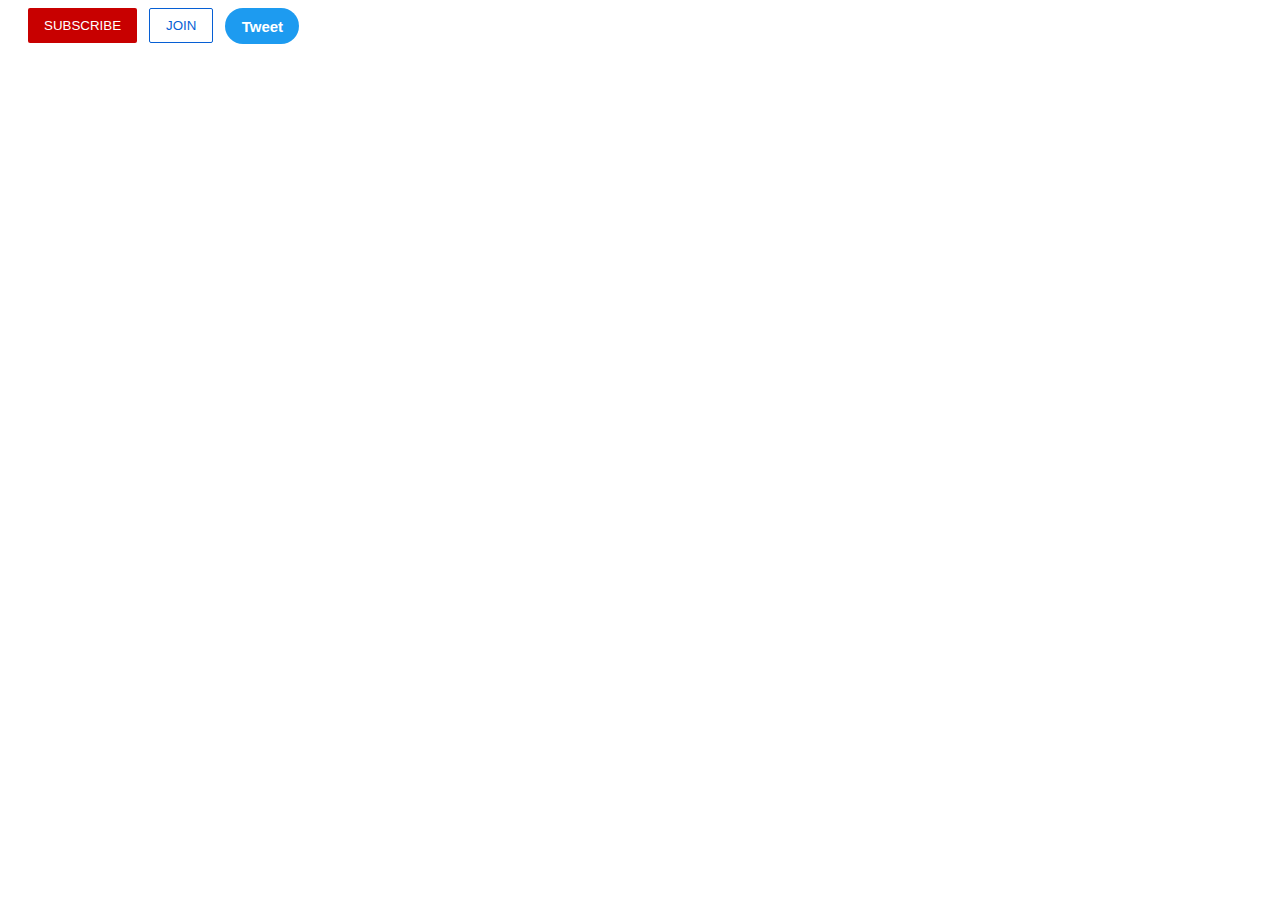
<file: intro-to-html/buttons.html>
<!DOCTYPE html>
<html>
  <head>
    <title>Buttons Practice</title>
    <link rel="stylesheet" href="styles/buttons.css">
  </head>
  <body>
    <button class="subscribe-button">
      SUBSCRIBE
    </button>

    <button class="join-button">
      JOIN
    </button>

    <button class="tweet-button">
      Tweet
    </button>
  </body>
</html>
</file>
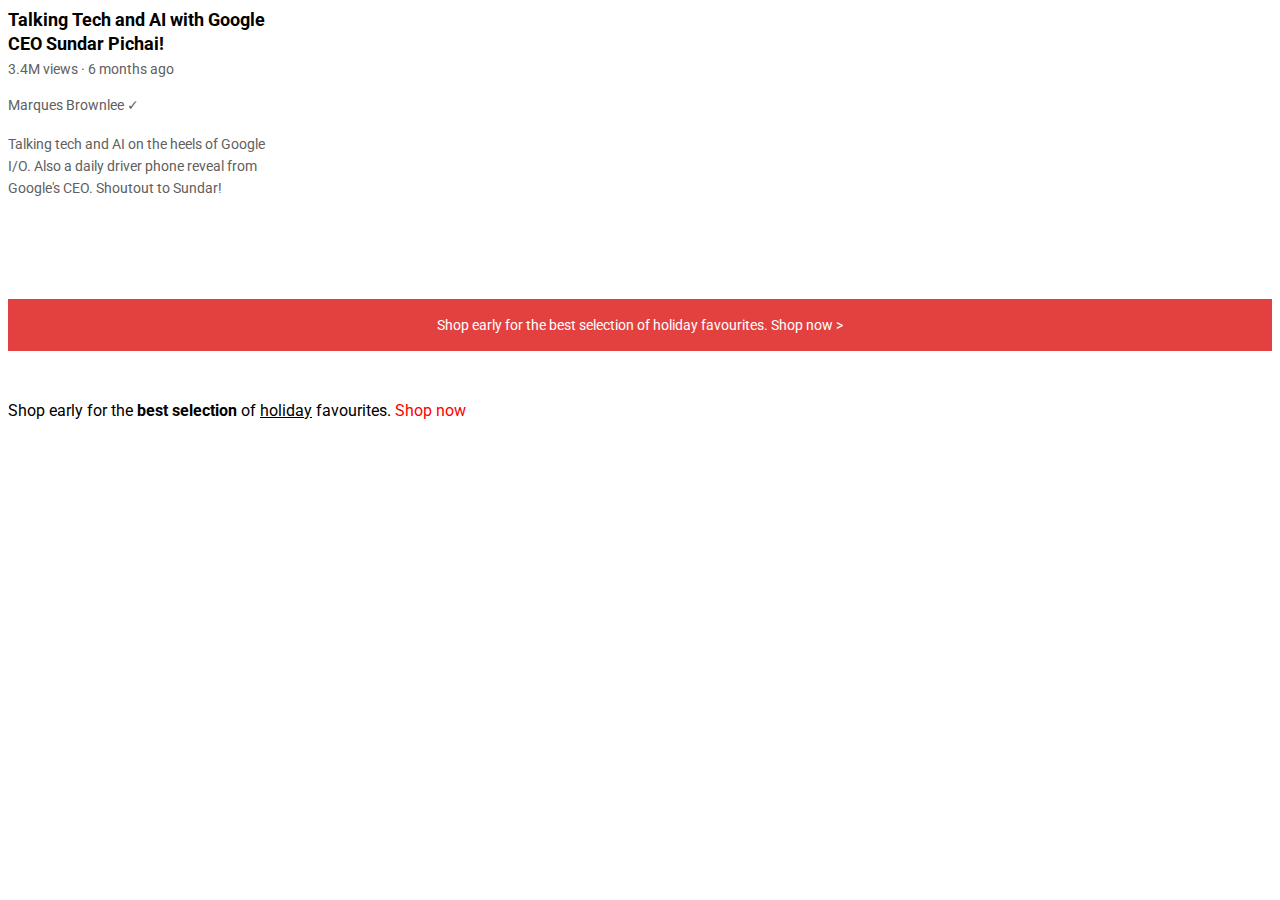
<file: intro-to-html/text.html>
<!DOCTYPE html>
<html>
  <head>
    <title>Text Practice</title>

    <link rel="preconnect" href="https://fonts.googleapis.com">
    <link rel="preconnect" href="https://fonts.gstatic.com" crossorigin>
    <link href="https://fonts.googleapis.com/css2?family=Roboto:wght@400;700&display=swap" rel="stylesheet">

    <link rel="stylesheet" href="styles/text.css">
  </head>
  <body>
    <p class="video-title">
      Talking Tech and AI with Google CEO Sundar Pichai!
    </p>

    <p class="video-stats">
      3.4M views &#183; 6 months ago
    </p>

    <p class="video-author">
      Marques Brownlee &#10003;
    </p>

    <p class="video-description">
      Talking tech and AI on the heels of Google I/O. Also a daily driver phone reveal from Google's CEO. Shoutout to Sundar!
    </p>

    <p class="apple-text">
      Shop early for the best selection of holiday favourites. <span class="shop-link">Shop now &#62;</span>
    </p>

    <p>
      Shop early for the <strong>best selection</strong> of <u>holiday</u> favourites. <span class="span-example">Shop now</span>
    </p>
  </body>
</html>
</file>
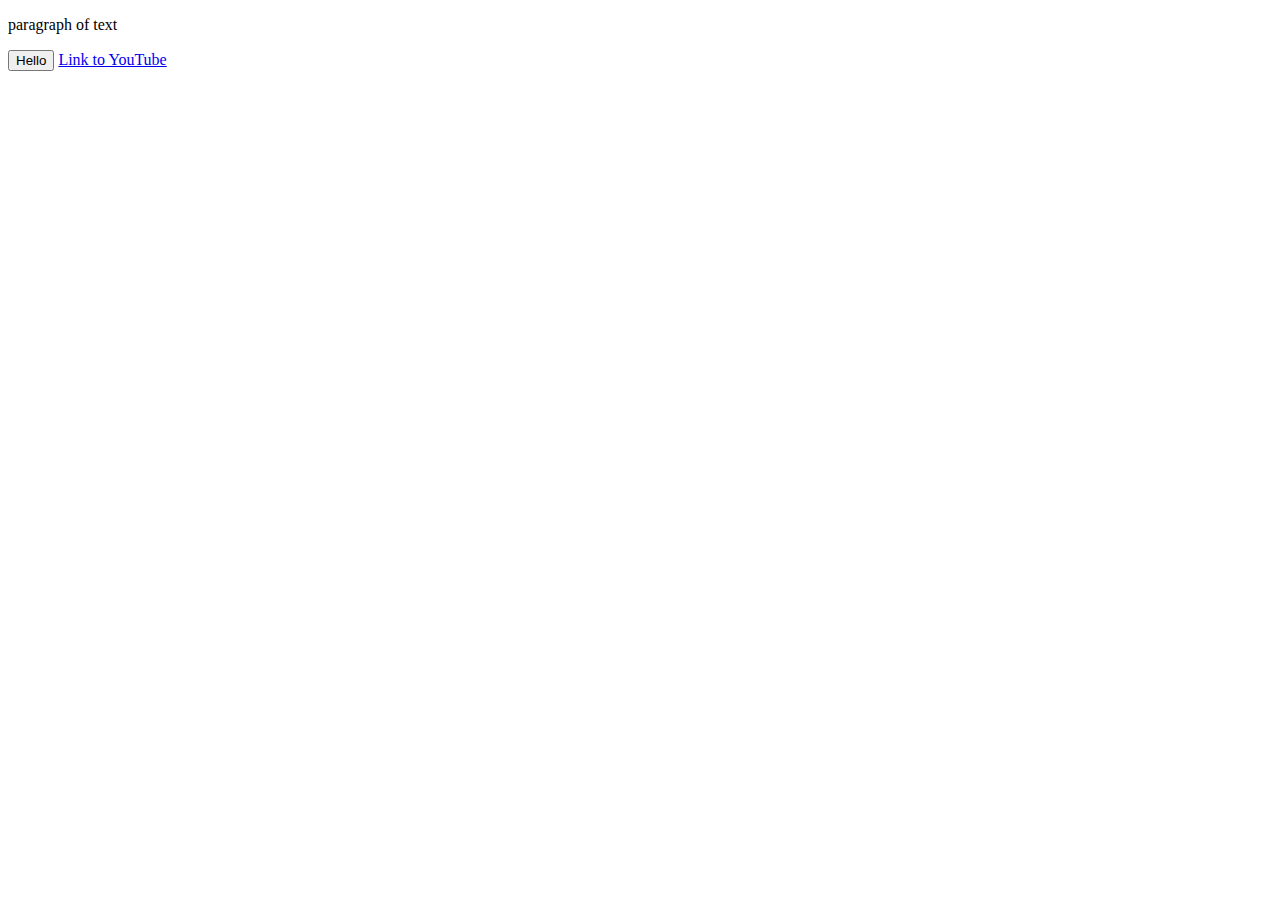
<file: intro-to-html/website.html>
<!DOCTYPE html>
<html>
  <head>
    <title>First Website</title>
  </head>
  <body>
    <p>
      paragraph of text
    </p>

    <button>
      Hello
    </button>

    <a href="https://www.youtube.com/" target="blank">
      Link to YouTube
    </a>
  </body>
</html>
</file>
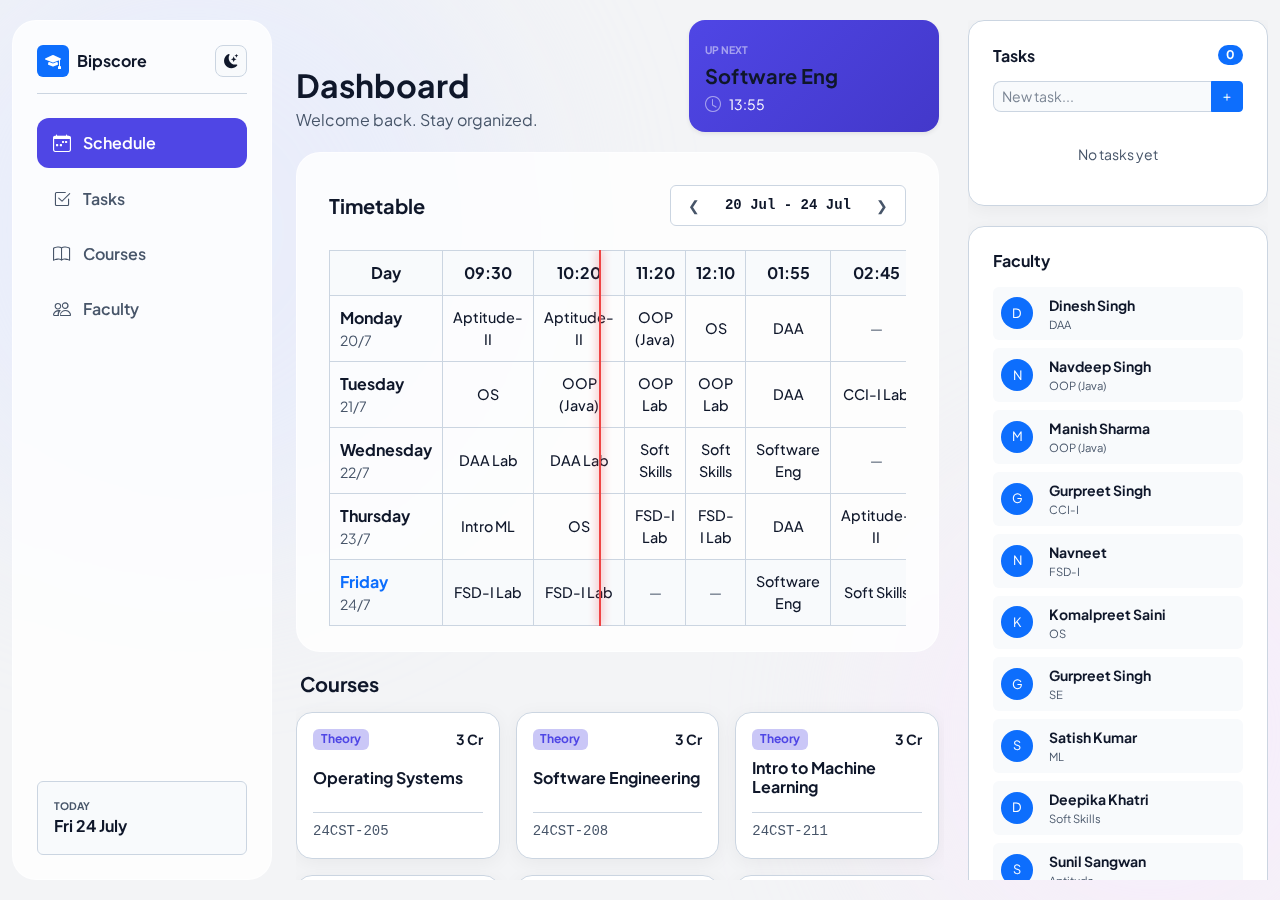
<file: Vault/bipscore.html>
<!DOCTYPE html>
<html lang="en" data-theme="light">
<head>
  <meta charset="UTF-8" />
  <meta name="viewport" content="width=device-width, initial-scale=1, maximum-scale=1, user-scalable=0" />
  <title>Bipscore</title>

  <link href="https://cdn.jsdelivr.net/npm/bootstrap@5.3.2/dist/css/bootstrap.min.css" rel="stylesheet">
  <link rel="stylesheet" href="https://cdn.jsdelivr.net/npm/bootstrap-icons@1.11.1/font/bootstrap-icons.css">
  <link href="https://fonts.googleapis.com/css2?family=Plus+Jakarta+Sans:wght@300;400;500;600;700;800&display=swap" rel="stylesheet">

  <style>
    :root {
      /* --- Variables --- */
      --primary: #4f46e5;
      --primary-glow: rgba(79, 70, 229, 0.3);
      --red-line: #ef4444;
      
      /* Light Theme Defaults */
      --bg-body: #f3f4f6;
      --bg-blob-1: #e0e7ff;
      --bg-blob-2: #fae8ff;
      --glass-bg: rgba(255, 255, 255, 0.8);
      --glass-border: rgba(255, 255, 255, 0.6);
      --text-main: #0f172a;       /* Dark Navy for sharp contrast */
      --text-subtle: #475569;     /* Dark Grey */
      --card-bg: #ffffff;
      --border-color: #cbd5e1;    /* Visible Grid Lines */
      --input-bg: #f8fafc;
      --hover-bg: #f1f5f9;

      /* Badges */
      --badge-theory: rgba(79, 70, 229, 0.1); --badge-theory-text: #4338ca;
      --badge-prac: rgba(16, 185, 129, 0.1); --badge-prac-text: #047857;
      --badge-mixed: rgba(245, 158, 11, 0.1); --badge-mixed-text: #b45309;
    }

    [data-theme="dark"] {
      --primary: #818cf8;
      --primary-glow: rgba(129, 140, 248, 0.2);
      
      /* High Contrast Dark Theme */
      --bg-body: #020617;         /* Almost Black */
      --bg-blob-1: #172554;
      --bg-blob-2: #312e81;
      --glass-bg: rgba(15, 23, 42, 0.85); 
      --glass-border: rgba(255, 255, 255, 0.15);
      --text-main: #ffffff;       /* Pure White */
      --text-subtle: #e2e8f0;     /* Very Light Grey */
      --card-bg: #1e293b;
      --border-color: #475569;    /* Lighter border for visibility in dark */
      --input-bg: #0f172a;
      --hover-bg: #334155;

      /* Dark Badge Adjustments */
      --badge-theory: rgba(99, 102, 241, 0.2); --badge-theory-text: #e0e7ff;
      --badge-prac: rgba(16, 185, 129, 0.2); --badge-prac-text: #d1fae5;
      --badge-mixed: rgba(245, 158, 11, 0.2); --badge-mixed-text: #fef3c7;
    }

    body {
      font-family: 'Plus Jakarta Sans', sans-serif;
      background-color: var(--bg-body);
      color: var(--text-main);
      padding-top: 80px; 
      padding-bottom: 100px;
      transition: background 0.3s ease, color 0.3s ease;
      min-height: 100vh;
    }

    /* --- Typography Fixes --- */
    h1, h2, h3, h4, h5, h6 { color: var(--text-main); font-weight: 700; }
    .text-muted { color: var(--text-subtle) !important; }
    
    /* --- Animated Background Blobs --- */
    .blob-cont {
      position: fixed; top: 0; left: 0; width: 100%; height: 100%;
      z-index: -1; overflow: hidden; pointer-events: none;
    }
    .blob {
      position: absolute; border-radius: 50%;
      filter: blur(90px); opacity: 0.5;
      animation: float 20s infinite alternate;
    }
    .blob-1 { width: 50vw; height: 50vw; top: -10%; left: -10%; background: var(--bg-blob-1); }
    .blob-2 { width: 40vw; height: 40vw; bottom: -10%; right: -10%; background: var(--bg-blob-2); animation-delay: -10s; }
    @keyframes float {
      0% { transform: translate(0, 0) scale(1); }
      100% { transform: translate(40px, 40px) scale(1.05); }
    }

    /* --- Cards --- */
    .glass-card {
      background: var(--card-bg);
      border: 1px solid var(--border-color);
      border-radius: 16px; /* Slightly boxier per preference */
      padding: 1.5rem;
      box-shadow: 0 4px 20px rgba(0,0,0,0.05);
      height: 100%;
      position: relative;
    }

    /* --- Timetable Grid (The Request) --- */
    .timetable-wrapper { position: relative; overflow-x: auto; }
    
    /* Ensure table borders are visible */
    .table-custom {
      border-collapse: collapse;
      width: 100%;
    }
    .table-custom th, .table-custom td {
      border: 1px solid var(--border-color); /* Simple Grid */
      padding: 10px;
      vertical-align: middle;
    }
    
    .lecture-cell {
      border-radius: 0; /* REMOVED radius per request */
      font-size: 0.9rem;
      cursor: pointer; 
      transition: background 0.15s;
      position: relative; /* Context for the note dot */
      height: 60px; /* Uniform height */
    }
    .lecture-cell:hover {
      background: var(--hover-bg);
    }
    
    /* BLUE DOT - TOP LEFT */
    .lecture-cell.has-note::after {
      content: '';
      position: absolute;
      top: 5px;   /* Top */
      left: 5px;  /* Left */
      width: 8px;
      height: 8px;
      background-color: var(--primary);
      border-radius: 50%;
      box-shadow: 0 0 4px var(--primary);
    }

    /* --- Red Line --- */
    .red-line-container {
      position: absolute; top: 0; bottom: 0; left: 0; right: 0; 
      pointer-events: none; z-index: 50; display: none;
    }
    .red-line-marker {
      position: absolute; width: 2px; height: 100%;
      background: var(--red-line); box-shadow: 0 0 10px var(--red-line);
    }
    .red-line-marker::after {
      content: 'NOW'; position: absolute; top: -20px; left: 50%;
      transform: translateX(-50%); background: var(--red-line); color: #fff;
      font-size: 0.6rem; padding: 2px 6px; border-radius: 4px; font-weight: 800;
    }

    /* --- Theme Toggle & Inputs --- */
    .theme-toggle {
      width: 40px; height: 40px; border-radius: 8px; /* Boxier */
      background: var(--input-bg); border: 1px solid var(--border-color);
      color: var(--text-main); display: flex; align-items: center; justify-content: center;
      cursor: pointer; transition: all 0.2s;
    }
    .theme-toggle:hover { border-color: var(--primary); color: var(--primary); }

    .form-control {
      background-color: var(--input-bg); border: 1px solid var(--border-color);
      color: var(--text-main); border-radius: 8px;
    }
    .form-control::placeholder { color: var(--text-subtle); opacity: 0.7; }
    .form-control:focus {
      background-color: var(--input-bg); color: var(--text-main);
      border-color: var(--primary); box-shadow: 0 0 0 3px var(--primary-glow);
    }

    /* --- Mobile Nav --- */
    .mobile-nav {
      position: fixed; bottom: 20px; left: 50%; transform: translateX(-50%);
      width: 90%; max-width: 400px; background: var(--glass-bg);
      backdrop-filter: blur(20px); -webkit-backdrop-filter: blur(20px);
      border: 1px solid var(--border-color); border-radius: 20px;
      box-shadow: 0 15px 35px rgba(0,0,0,0.2);
      display: flex; justify-content: space-evenly; padding: 12px 0; z-index: 1000;
    }
    .nav-item-btn {
      background: none; border: none; color: var(--text-subtle);
      font-size: 0.7rem; font-weight: 600; display: flex; flex-direction: column; align-items: center;
    }
    .nav-item-btn.active { color: var(--primary); transform: translateY(-2px); }
    .nav-item-btn i { font-size: 1.4rem; margin-bottom: 2px; }

    /* --- Tab System (Mobile) --- */
    .tab-section { display: none; }
    .tab-section.active { display: block; animation: fadeIn 0.3s ease; }
    @keyframes fadeIn { from { opacity: 0; } to { opacity: 1; } }

    /* =========================================
       DESKTOP LAYOUT (Bento Grid)
       ========================================= */
    @media (min-width: 992px) {
      body {
        padding-top: 20px; padding-bottom: 20px;
        display: flex; justify-content: center;
      }
      .container { max-width: 1400px; margin: 0 auto; }
      
      .top-navbar, .mobile-nav { display: none !important; }

      .desktop-wrapper {
        display: grid;
        grid-template-columns: 260px 1fr 300px; /* Sidebar | Main | Widgets */
        gap: 24px;
        height: calc(100vh - 40px);
      }

      /* Sidebar */
      .sidebar-glass {
        grid-column: 1 / 2; 
        background: var(--glass-bg);
        border: 1px solid var(--glass-border);
        backdrop-filter: blur(20px);
        border-radius: 24px;
        padding: 1.5rem;
        display: flex; flex-direction: column;
        justify-content: space-between;
      }

      /* Nav Links */
      .desktop-nav-link {
        display: flex; align-items: center; padding: 12px 16px;
        color: var(--text-subtle); text-decoration: none;
        font-weight: 600; border-radius: 12px; margin-bottom: 5px;
        transition: all 0.2s;
      }
      .desktop-nav-link:hover, .desktop-nav-link.active {
        background: var(--primary); color: #fff;
      }
      .desktop-nav-link i { margin-right: 12px; font-size: 1.1rem; }

      /* Main Content */
      .main-content {
        grid-column: 2 / 3; 
        display: flex; flex-direction: column; gap: 20px;
        overflow-y: auto; padding-right: 5px;
      }
      .main-content::-webkit-scrollbar { width: 6px; }
      .main-content::-webkit-scrollbar-thumb { background: var(--border-color); border-radius: 10px; }

      /* Hero Schedule */
      .hero-schedule {
        background: var(--glass-bg);
        border: 1px solid var(--glass-border);
        backdrop-filter: blur(20px);
        border-radius: 24px;
        padding: 2rem;
        min-height: 500px;
      }

      /* Widgets */
      .widget-col {
        grid-column: 3 / 4; 
        display: flex; flex-direction: column; gap: 20px;
        overflow-y: auto;
      }

      /* Desktop Visibility Helpers */
      .d-mobile-only { display: none !important; }
      .d-desktop-only { display: block !important; }

      /* Internal layout fixes */
      .tab-section { display: block !important; }
      #tab-timetable, #tab-courses, #tab-faculty, #tab-todo { display: contents !important; }
    }
  </style>
</head>
<body>

<div class="blob-cont">
  <div class="blob blob-1"></div>
  <div class="blob blob-2"></div>
</div>

<nav class="navbar fixed-top top-navbar d-lg-none" style="background: var(--glass-bg); border-bottom: 1px solid var(--border-color); backdrop-filter: blur(10px);">
  <div class="container d-flex justify-content-between align-items-center">
    <span class="fw-bold" id="headerDateMobile"></span>
    <button class="theme-toggle" onclick="toggleTheme()">
      <i class="bi bi-moon-stars-fill" id="themeIconMobile"></i>
    </button>
  </div>
</nav>

<main class="container">
  
  <div class="desktop-wrapper d-none d-lg-grid">
    
    <aside class="sidebar-glass">
      <div>
        <div class="d-flex justify-content-between align-items-center mb-4 pb-3 border-bottom" style="border-color: var(--border-color)!important;">
          <div class="d-flex align-items-center">
            <div class="bg-primary rounded d-flex align-items-center justify-content-center text-white me-2" style="width:32px; height:32px;">
              <i class="bi bi-mortarboard-fill"></i>
            </div>
            <h6 class="m-0 fw-bold">Bipscore</h6>
          </div>
          <button class="theme-toggle" style="width:32px; height:32px;" onclick="toggleTheme()" title="Toggle Theme">
            <i class="bi bi-moon-stars-fill" id="themeIconDesktop" style="font-size: 0.9rem;"></i>
          </button>
        </div>

        <nav>
          <a href="#" class="desktop-nav-link active"><i class="bi bi-calendar-week"></i> Schedule</a>
          <a href="#" class="desktop-nav-link"><i class="bi bi-check2-square"></i> Tasks</a>
          <a href="#" class="desktop-nav-link"><i class="bi bi-book"></i> Courses</a>
          <a href="#" class="desktop-nav-link"><i class="bi bi-people"></i> Faculty</a>
        </nav>
      </div>

      <div class="p-3 rounded" style="background: var(--input-bg); border: 1px solid var(--border-color);">
        <small class="text-muted d-block text-uppercase fw-bold" style="font-size: 0.65rem;">Today</small>
        <div class="fw-bold" id="headerDateDesktop"></div>
      </div>
    </aside>

    <div class="main-content">
      
      <div class="d-flex justify-content-between align-items-end">
        <div>
          <h2 class="fw-bold mb-1">Dashboard</h2>
          <p class="text-muted m-0">Welcome back. Stay organized.</p>
        </div>
        <div class="shadow-sm p-3 rounded-4 text-white" style="background: linear-gradient(135deg, var(--primary) 0%, #4338ca 100%); min-width: 250px;">
           <small class="text-white-50 text-uppercase fw-bold" style="font-size: 0.65rem;">Up Next</small>
           <h5 class="fw-bold mt-1 mb-0" id="nextClassSubject">Loading...</h5>
           <div class="d-flex align-items-center mt-1">
             <i class="bi bi-clock me-2 text-white-50"></i> <span id="nextClassTime" class="small">--:--</span>
           </div>
        </div>
      </div>

      <div class="hero-schedule">
        <div class="d-flex justify-content-between align-items-center mb-4">
          <h5 class="fw-bold m-0">Timetable</h5>
          <div class="d-flex align-items-center bg-body rounded border px-2 py-1" style="border-color: var(--border-color)!important;">
             <button class="btn btn-sm text-muted" onclick="changeWeek(-1)">❮</button>
             <span class="mx-3 fw-bold font-monospace small" id="weekRangeDisplayDesktop">...</span>
             <button class="btn btn-sm text-muted" onclick="changeWeek(1)">❯</button>
          </div>
        </div>
        
        <div class="timetable-wrapper">
          <div class="red-line-container" id="redLineContainerDesktop">
            <div class="red-line-marker" id="redLineDesktop"></div>
          </div>
          <table class="table-custom text-center" id="desktopTable">
            <thead>
              <tr style="background: var(--input-bg);">
                <th style="width: 100px;">Day</th>
                <th>09:30</th><th>10:20</th><th>11:20</th><th>12:10</th><th>01:55</th><th>02:45</th><th>03:35</th>
              </tr>
            </thead>
            <tbody id="timetableBodyDesktop"></tbody>
          </table>
        </div>
      </div>

      <div>
        <h5 class="fw-bold mb-3 ms-1">Courses</h5>
        <div class="row g-3" id="coursesGridDesktop"></div>
      </div>
      
    </div>

    <div class="widget-col">
      <div class="glass-card">
        <div class="d-flex justify-content-between align-items-center mb-3">
          <h6 class="fw-bold m-0">Tasks</h6>
          <span class="badge bg-primary rounded-pill" id="todoCountDesktop">0</span>
        </div>
        <div class="input-group mb-3">
          <input type="text" id="todoInputDesktop" class="form-control form-control-sm border-end-0" placeholder="New task...">
          <button class="btn btn-primary btn-sm" onclick="addTodo('Desktop')"><i class="bi bi-plus"></i></button>
        </div>
        <div id="todoListDesktop" style="max-height: 250px; overflow-y: auto;"></div>
      </div>
      
      <div class="glass-card">
        <h6 class="fw-bold mb-3">Faculty</h6>
        <div class="d-flex flex-column gap-2" id="facultyListDesktop"></div>
      </div>
    </div>
  </div>


  <div class="d-lg-none mt-4">
    
    <div id="tab-timetable" class="tab-section active">
      <div class="glass-card mb-4">
        <div class="d-flex justify-content-between align-items-center mb-3">
          <h5 class="fw-bold m-0">Schedule</h5>
          <div class="d-flex align-items-center bg-body rounded border px-2 py-1" style="border-color: var(--border-color)!important;">
            <button class="btn btn-sm text-muted" onclick="changeWeek(-1)">❮</button>
            <span class="mx-2 small fw-bold" id="weekRangeDisplayMobile">...</span>
            <button class="btn btn-sm text-muted" onclick="changeWeek(1)">❯</button>
          </div>
        </div>
        <div class="timetable-wrapper">
          <div class="red-line-container" id="redLineContainerMobile">
            <div class="red-line-marker" id="redLineMobile"></div>
          </div>
          <table class="table-custom text-center">
            <thead>
              <tr style="background: var(--input-bg);">
                <th class="sticky-start">Day</th>
                <th>09:30</th><th>10:20</th><th>11:20</th><th>12:10</th><th>01:55</th><th>02:45</th><th>03:35</th>
              </tr>
            </thead>
            <tbody id="timetableBodyMobile"></tbody>
          </table>
        </div>
      </div>
    </div>

    <div id="tab-todo" class="tab-section">
      <div class="glass-card mb-4">
        <h5 class="fw-bold mb-3">Tasks</h5>
        <div class="input-group mb-3">
          <input type="text" id="todoInputMobile" class="form-control border-end-0" placeholder="Add task...">
          <button class="btn btn-primary" onclick="addTodo('Mobile')"><i class="bi bi-plus-lg"></i></button>
        </div>
        <div id="todoListMobile"></div>
      </div>
    </div>

    <div id="tab-courses" class="tab-section">
      <div class="glass-card mb-4">
        <h5 class="fw-bold mb-3">Courses</h5>
        <div id="coursesListMobile"></div>
      </div>
    </div>

    <div id="tab-faculty" class="tab-section">
      <div class="glass-card mb-4">
        <h5 class="fw-bold mb-3">Faculty</h5>
        <div class="row g-3" id="facultyListMobile"></div>
      </div>
    </div>

  </div>
</main>

<div class="modal fade" id="noteModal" tabindex="-1">
  <div class="modal-dialog modal-dialog-centered">
    <div class="modal-content" style="background: var(--card-bg); color: var(--text-main); border: 1px solid var(--border-color);">
      <div class="modal-header border-bottom-0">
        <h6 class="modal-title fw-bold" id="noteModalTitle"></h6>
        <button type="button" class="btn-close" data-bs-dismiss="modal" style="filter: invert(var(--invert-val, 0));"></button>
      </div>
      <div class="modal-body">
        <textarea id="noteInput" class="form-control shadow-none" rows="5" placeholder="Write your note here..."></textarea>
      </div>
      <div class="modal-footer border-top-0">
        <button type="button" class="btn btn-sm btn-outline-secondary" data-bs-dismiss="modal">Close</button>
        <button type="button" class="btn btn-sm btn-primary" onclick="saveNote()">Save</button>
      </div>
    </div>
  </div>
</div>

<nav class="mobile-nav d-lg-none">
  <button class="nav-item-btn active" onclick="switchTab('timetable', this)"><i class="bi bi-calendar4-week"></i> Schedule</button>
  <button class="nav-item-btn" onclick="switchTab('todo', this)"><i class="bi bi-check2-circle"></i> Tasks</button>
  <button class="nav-item-btn" onclick="switchTab('courses', this)"><i class="bi bi-journal-bookmark"></i> Courses</button>
  <button class="nav-item-btn" onclick="switchTab('faculty', this)"><i class="bi bi-person-vcard"></i> Faculty</button>
</nav>

<script src="https://cdn.jsdelivr.net/npm/bootstrap@5.3.2/dist/js/bootstrap.bundle.min.js"></script>
<script>
  /* --- DATA --- */
  const scheduleMaster = {
    "Monday": ["Aptitude-II", "Aptitude-II", "OOP (Java)", "OS", "DAA", "—", "Software Eng"],
    "Tuesday": ["OS", "OOP (Java)", "OOP Lab", "OOP Lab", "DAA", "CCI-I Lab", "CCI-I Lab"],
    "Wednesday": ["DAA Lab", "DAA Lab", "Soft Skills", "Soft Skills", "Software Eng", "—", "Mini Proj"],
    "Thursday": ["Intro ML", "OS", "FSD-I Lab", "FSD-I Lab", "DAA", "Aptitude-II", "Aptitude-II"],
    "Friday": ["FSD-I Lab", "FSD-I Lab", "—", "—", "Software Eng", "Soft Skills", "Soft Skills"]
  };
  const slotTimes = [
    { start: "09:30", end: "10:20" }, { start: "10:20", end: "11:10" },
    { start: "11:20", end: "12:10" }, { start: "12:10", end: "13:00" },
    { start: "13:55", end: "14:45" }, { start: "14:45", end: "15:35" },
    { start: "15:35", end: "16:25" }
  ];
  const coursesData = [
    { code: "24CST-205", name: "Operating Systems", type: "Theory", cr: 3 },
    { code: "24CST-208", name: "Software Engineering", type: "Theory", cr: 3 },
    { code: "24CST-211", name: "Intro to Machine Learning", type: "Theory", cr: 3 },
    { code: "24CSH-206", name: "Design & Analysis of Algo", type: "Theory / Practical", cr: 4 },
    { code: "24CSH-207", name: "OOP using Java", type: "Theory / Practical", cr: 3 },
    { code: "24CSP-209", name: "Competitive Coding – I", type: "Practical", cr: 1 },
    { code: "24CSP-210", name: "Full Stack Development – I", type: "Practical", cr: 2 },
    { code: "24CSR-208", name: "Semester Mini Project", type: "Practical", cr: 0 },
    { code: "24TDP-291", name: "Soft Skills – II", type: "Practical", cr: 2 },
    { code: "24TDT-292", name: "Aptitude – II", type: "Practical", cr: 4 }
  ];
  const facultyData = [
    { name: "Dinesh Singh", id: "E18128", sub: "DAA" },
    { name: "Navdeep Singh", id: "E7551", sub: "OOP (Java)" },
    { name: "Manish Sharma", id: "E5593", sub: "OOP (Java)" },
    { name: "Gurpreet Singh", id: "E7759", sub: "CCI-I" },
    { name: "Navneet", id: "E14843", sub: "FSD-I" },
    { name: "Komalpreet Saini", id: "E14279", sub: "OS" },
    { name: "Gurpreet Singh", id: "E7759", sub: "SE" },
    { name: "Satish Kumar", id: "E19696", sub: "ML" },
    { name: "Deepika Khatri", id: "E15511", sub: "Soft Skills" },
    { name: "Sunil Sangwan", id: "E16554", sub: "Aptitude" },
    { name: "Not Assigned", id: "—", sub: "Mini Proj" }
  ];

  let currentDateOffset = 0;
  let activeNoteKey = null;

  document.addEventListener('DOMContentLoaded', () => {
    initTheme();
    renderDateHeader();
    renderTimetable();
    renderTodos();
    renderStaticData();
    updateRedLine();
    updateNextClassWidget();
    setInterval(() => { updateRedLine(); updateNextClassWidget(); }, 60000);
  });

  /* --- TIMETABLE LOGIC --- */
  function getStartOfWeek(date) {
    const d = new Date(date);
    const day = d.getDay();
    const diff = d.getDate() - day + (day === 0 ? -6 : 1);
    return new Date(d.setDate(diff));
  }
  function changeWeek(direction) {
    currentDateOffset += direction;
    renderTimetable();
  }
  function renderTimetable() {
    const containers = [
      { body: 'timetableBodyMobile', range: 'weekRangeDisplayMobile' },
      { body: 'timetableBodyDesktop', range: 'weekRangeDisplayDesktop' }
    ];
    const today = new Date();
    const baseDate = new Date();
    baseDate.setDate(baseDate.getDate() + (currentDateOffset * 7));
    const startOfWeek = getStartOfWeek(baseDate);
    const endOfWeek = new Date(startOfWeek);
    endOfWeek.setDate(endOfWeek.getDate() + 4);

    const rangeText = `${startOfWeek.toLocaleDateString('en-GB',{month:'short',day:'numeric'})} - ${endOfWeek.toLocaleDateString('en-GB',{month:'short',day:'numeric'})}`;

    containers.forEach(cont => {
      const tbody = document.getElementById(cont.body);
      if(!tbody) return;
      document.getElementById(cont.range).textContent = rangeText;
      tbody.innerHTML = "";

      const days = ["Monday", "Tuesday", "Wednesday", "Thursday", "Friday"];
      days.forEach((dayName, index) => {
        const rowDate = new Date(startOfWeek);
        rowDate.setDate(startOfWeek.getDate() + index);
        const dateString = rowDate.toLocaleDateString('en-GB', { weekday: 'short', day: '2-digit' });
        const isoDate = rowDate.toISOString().split('T')[0];
        const isToday = rowDate.toDateString() === today.toDateString();
        
        let rowHtml = `<tr style="${isToday ? 'background: var(--input-bg)' : ''}">
          <th class="text-start" style="border: 1px solid var(--border-color);">
             <div class="fw-bold ${isToday?'text-primary':''}">${dayName}</div>
             <div class="small text-muted fw-normal">${rowDate.getDate()}/${rowDate.getMonth()+1}</div>
          </th>`;

        scheduleMaster[dayName].forEach((sub, slotIndex) => {
          const uniqueKey = `${isoDate}-slot${slotIndex}`;
          const note = localStorage.getItem(uniqueKey);
          // BLUE DOT LOGIC handled by CSS class 'has-note'
          const hasNoteClass = note ? 'has-note' : '';
          const isMuted = sub === "—" ? "text-muted" : "fw-medium";
          
          rowHtml += `<td class="lecture-cell ${hasNoteClass}" onclick="openNoteModal('${uniqueKey}', '${sub}', '${dateString}')">
            <span class="${isMuted}">${sub}</span>
          </td>`;
        });
        rowHtml += `</tr>`;
        tbody.innerHTML += rowHtml;
      });
    });
  }

  /* --- WIDGETS --- */
  function updateRedLine() {
    const startTime = 9 * 60 + 30; // 09:30
    const endTime = 16 * 60 + 25;  // 16:25
    const totalDuration = endTime - startTime;
    const now = new Date();
    const currentMinutes = now.getHours() * 60 + now.getMinutes();
    const isWeekday = now.getDay() >= 1 && now.getDay() <= 5;
    const viewingCurrentWeek = currentDateOffset === 0;

    const ids = ['redLineContainerMobile', 'redLineContainerDesktop'];
    const lines = ['redLineMobile', 'redLineDesktop'];

    if (viewingCurrentWeek && isWeekday && currentMinutes >= startTime && currentMinutes <= endTime) {
      const elapsed = currentMinutes - startTime;
      const percentage = (elapsed / totalDuration) * 100;
      // Simple logic: First col is roughly 12-14%. 
      const finalLeft = 14 + ((percentage / 100) * 86); 

      ids.forEach((id, idx) => {
        document.getElementById(id).style.display = 'block';
        document.getElementById(lines[idx]).style.left = `${finalLeft}%`;
      });
    } else {
      ids.forEach(id => document.getElementById(id).style.display = 'none');
    }
  }

  function updateNextClassWidget() {
    const dayNames = ["Sunday", "Monday", "Tuesday", "Wednesday", "Thursday", "Friday", "Saturday"];
    const now = new Date();
    const dayName = dayNames[now.getDay()];
    const currentMins = now.getHours() * 60 + now.getMinutes();
    let nextSubject = "No More Classes";
    let nextTime = "Relax";

    if (scheduleMaster[dayName]) {
      const subjects = scheduleMaster[dayName];
      for (let i = 0; i < slotTimes.length; i++) {
        const parts = slotTimes[i].start.split(':');
        const slotStart = parseInt(parts[0]) * 60 + parseInt(parts[1]);
        if (slotStart > currentMins) {
          if (subjects[i] && subjects[i] !== "—") {
            nextSubject = subjects[i];
            nextTime = slotTimes[i].start;
            break;
          }
        }
      }
    } else {
      nextSubject = "Weekend";
      nextTime = "Enjoy";
    }
    document.getElementById('nextClassSubject').textContent = nextSubject;
    document.getElementById('nextClassTime').textContent = nextTime;
  }

  /* --- NOTES --- */
  const noteModal = new bootstrap.Modal(document.getElementById('noteModal'));
  function openNoteModal(key, sub, date) {
    if(sub === "—") return;
    activeNoteKey = key;
    document.getElementById('noteModalTitle').innerText = `${sub} (${date})`;
    document.getElementById('noteInput').value = localStorage.getItem(key) || "";
    noteModal.show();
  }
  function saveNote() {
    const val = document.getElementById('noteInput').value.trim();
    if(!val) localStorage.removeItem(activeNoteKey);
    else localStorage.setItem(activeNoteKey, val);
    noteModal.hide();
    renderTimetable();
  }

  /* --- TODO --- */
  function getTodos() { return JSON.parse(localStorage.getItem('studentTodos')) || []; }
  function renderTodos() {
    const todos = getTodos();
    document.getElementById('todoCountDesktop').textContent = todos.filter(t => !t.completed).length;
    ['todoListMobile', 'todoListDesktop'].forEach(listId => {
      const list = document.getElementById(listId);
      list.innerHTML = "";
      if(todos.length === 0) {
        list.innerHTML = `<div class="text-center text-muted py-3 small">No tasks yet</div>`;
      } else {
        todos.forEach((todo, idx) => {
          list.innerHTML += `
            <div class="d-flex align-items-center bg-body p-2 rounded mb-2 border ${todo.completed?'opacity-50':''}" style="border-color: var(--border-color)!important;">
              <input class="form-check-input me-2" type="checkbox" ${todo.completed?'checked':''} onchange="toggleTodo(${idx})">
              <span class="flex-grow-1 small ${todo.completed?'text-decoration-line-through':''}">${todo.text}</span>
              <button class="btn btn-sm text-danger p-0" onclick="deleteTodo(${idx})"><i class="bi bi-x"></i></button>
            </div>`;
        });
      }
    });
  }
  function addTodo(source) {
    const input = document.getElementById(source === 'Mobile' ? 'todoInputMobile' : 'todoInputDesktop');
    if(!input.value.trim()) return;
    const todos = getTodos();
    todos.push({ text: input.value.trim(), completed: false });
    localStorage.setItem('studentTodos', JSON.stringify(todos));
    input.value = "";
    renderTodos();
  }
  function toggleTodo(idx) {
    const todos = getTodos();
    todos[idx].completed = !todos[idx].completed;
    localStorage.setItem('studentTodos', JSON.stringify(todos));
    renderTodos();
  }
  function deleteTodo(idx) {
    const todos = getTodos();
    todos.splice(idx, 1);
    localStorage.setItem('studentTodos', JSON.stringify(todos));
    renderTodos();
  }

  /* --- STATIC DATA --- */
  function renderStaticData() {
    const cListD = document.getElementById('coursesGridDesktop');
    const cListM = document.getElementById('coursesListMobile');
    
    coursesData.forEach(c => {
      // Desktop Grid
      cListD.innerHTML += `
        <div class="col-md-4">
          <div class="glass-card p-3 h-100 d-flex flex-column justify-content-between">
            <div class="d-flex justify-content-between mb-2">
              <span class="badge" style="background:var(--primary-glow); color:var(--primary);">${c.type}</span>
              <small class="fw-bold">${c.cr} Cr</small>
            </div>
            <h6 class="fw-bold">${c.name}</h6>
            <div class="small text-muted border-top pt-2 mt-2 font-monospace" style="border-color: var(--border-color)!important">${c.code}</div>
          </div>
        </div>`;
      
      // Mobile List
      cListM.innerHTML += `
        <div class="d-flex justify-content-between align-items-center mb-3 border-bottom pb-2" style="border-color: var(--border-color)!important">
           <div><div class="fw-bold">${c.name}</div><div class="small text-muted font-monospace">${c.code}</div></div>
           <div class="text-end"><span class="badge bg-light text-dark border">${c.type}</span><div class="small fw-bold mt-1">${c.cr} Cr</div></div>
        </div>`;
    });

    const fListD = document.getElementById('facultyListDesktop');
    const fListM = document.getElementById('facultyListMobile');
    
    facultyData.forEach(f => {
      // Desktop List
      fListD.innerHTML += `
        <div class="d-flex align-items-center p-2 rounded" style="background: var(--input-bg);">
          <div class="bg-primary text-white rounded-circle d-flex align-items-center justify-content-center me-3" style="width:32px; height:32px; font-size:0.8rem;">${f.name.charAt(0)}</div>
          <div><div class="fw-bold small">${f.name}</div><div class="small text-muted" style="font-size:0.7rem;">${f.sub}</div></div>
        </div>`;
      
      // Mobile Grid
      fListM.innerHTML += `
        <div class="col-6">
          <div class="p-2 border rounded bg-body text-center h-100" style="border-color: var(--border-color)!important;">
            <div class="small fw-bold text-primary">${f.sub}</div>
            <div class="fw-bold small text-truncate">${f.name}</div>
          </div>
        </div>`;
    });
  }

  /* --- UI HELPERS --- */
  function renderDateHeader() {
    const s = new Date().toLocaleDateString("en-GB", { weekday:'short', day:'numeric', month:'long' });
    document.getElementById("headerDateMobile").textContent = s;
    document.getElementById("headerDateDesktop").textContent = s;
  }
  function toggleTheme() {
    const c = document.documentElement.getAttribute('data-theme');
    const n = c === 'light' ? 'dark' : 'light';
    document.documentElement.setAttribute('data-theme', n);
    localStorage.setItem('theme', n);
    updateThemeIcon(n);
  }
  function initTheme() {
    const s = localStorage.getItem('theme') || 'light';
    document.documentElement.setAttribute('data-theme', s);
    updateThemeIcon(s);
  }
  function updateThemeIcon(t) {
    const i = t==='dark' ? 'bi-sun-fill' : 'bi-moon-stars-fill';
    document.getElementById('themeIconMobile').className = `bi ${i}`;
    document.getElementById('themeIconDesktop').className = `bi ${i}`;
    document.documentElement.style.setProperty('--invert-val', t==='dark'?'1':'0');
  }
  function switchTab(id, btn) {
    document.querySelectorAll('.tab-section').forEach(el => el.classList.remove('active'));
    document.getElementById(`tab-${id}`).classList.add('active');
    document.querySelectorAll('.nav-item-btn').forEach(el => el.classList.remove('active'));
    if(btn) btn.classList.add('active');
  }
</script>
</body>
</html>
</file>
<file: Guess the Number/style.css>
body {
  margin: 0;
  padding: 0;
  box-sizing: border-box;
  font-family: 'Press Start 2P', sans-serif;
  background-color: #000;
  color: #fff;
}

h1 {
  font-size: 3rem;
  text-align: center;
  margin-top: 5rem;
  padding: 5rem 0;
}

.between {
  font-size: 1rem;
  position: absolute;
  right: 0;
  top: 0;
  margin: 2rem;
}

.again {
  position: absolute;
  left: 0;
  top: 0;
}

.secretNumber {
  text-align: center;
  padding: 1rem 2rem;
  font-size: 5rem;
  background-color: #fff;
  color: #000;
}

main {
  display: flex;
  justify-content: space-around;
  margin: 5rem;
  font-size: 2rem;
}

.left{
  display: flex;
  flex-direction: column;
  align-items: center;
}

.right {
  display: flex;
  flex-direction: column;
  align-items:start;
}

.guess {
  font-family: 'Press Start 2P', sans-serif;
  text-align: center;
  border: solid 0.5rem #fff;
  background-color: #000;
  font-size: 4rem;
  text-align: center;
  max-width: 10rem;
  padding: 2rem 4rem;
  color: #fff;
  outline: none;
}

.check {
  text-align: center;
  max-width: 15em;
}

.btn {
  font-family: 'Press Start 2P', sans-serif;
  background-color: #fff;
  border: none;
  margin: 2rem;
  padding: 1rem 2rem;
  font-size: 2rem;
  cursor: pointer;
  transition: transform 0.1s ease-in-out; 
}
.btn:active {
  transform: scale(0.9);
}
</file>
<file: styles/general.css>
p {
  margin-top: 0;
  margin-bottom: 0;
}

body {
  /* This style below will be inherited */
  font-family: Roboto, Arial;
  margin: 0;
  padding-top: 80px;
  padding-left: 96px;
  padding-right: 24px;
  background-color: rgb(248, 248, 248);
}
</file>
<file: styles/header.css>
.header {
  height: 55px;

  display: flex;
  flex-direction: row;
  justify-content: space-between;

  position: fixed;
  top: 0;
  left: 0;
  right: 0;
  z-index: 100;

  background-color: white;
  border-bottom-width: 1px;
  border-bottom-style: solid;
  border-bottom-color: rgb(228, 228, 228);
}

.left-section {
  display: flex;
  align-items: center;
}

.hamburger-menu {
  height: 24px;
  margin-left: 24px;
  margin-right: 24px;
}

.youtube-logo {
  height: 20px;
}

.middle-section {
  flex: 1;
  margin-left: 70px;
  margin-right: 35px;
  max-width: 500px;
  display: flex;
  align-items: center;
}

.search-bar {
  flex: 1;
  height: 36px;
  padding-left: 10px;
  font-size: 16px;
  border: 1px solid rgb(192, 192, 192);
  border-radius: 2px;
  box-shadow: inset 1px 2px 3px rgba(0, 0, 0, 0.05);
  width: 0;
}

.search-bar::placeholder {
  font-size: 16px;
}

.search-button {
  height: 40px;
  width: 66px;
  background-color: rgb(240, 240, 240);
  border-width: 1px;
  border-style: solid;
  border-color: rgb(192, 192, 192);
  margin-left: -1px;
  margin-right: 10px;
}

.search-button,
.voice-search-button,
.upload-icon-container {
  display: flex;
  justify-content: center;
  align-items: center;
  position: relative;
}

.search-button .tooltip,
.voice-search-button .tooltip,
.upload-icon-container .tooltip {
  position: absolute;
  background-color: gray;
  color: white;
  padding-top: 4px;
  padding-bottom: 4px;
  padding-left: 8px;
  padding-right: 8px;
  border-radius: 2px;
  font-size: 12px;
  bottom: -30px;
  opacity: 0;
  transition: opacity 0.15s;
  pointer-events: none;
  white-space: nowrap;
}

.search-button:hover .tooltip,
.voice-search-button:hover .tooltip,
.upload-icon-container:hover .tooltip {
  opacity: 1;
}

.search-icon {
  height: 25px;
}

.voice-search-button {
  height: 40px;
  width: 40px;
  border-radius: 20px;
  border: none;
  background-color: rgb(245, 245, 245);
}

.voice-search-icon {
  height: 24px;
}

.right-section {
  width: 180px;
  margin-right: 20px;
  display: flex;
  align-items: center;
  justify-content: space-between;
  flex-shrink: 0;
}

.upload-icon {
  height: 24px;
}

.youtube-apps-icon {
  height: 24px;
}

.notifications-icon {
  height: 24px;
}

.notifications-icon-container {
  position: relative;
}

.notifications-count {
  position: absolute;
  top: -2px;
  right: -5px;
  background-color: rgb(200, 0, 0);
  color: white;
  font-size: 11px;
  padding-left: 5px;
  padding-right: 5px;
  padding-top: 2px;
  padding-bottom: 2px;
  border-radius: 10px;
}

.current-user-picture {
  height: 32px;
  border-radius: 16px;
}

.search-button,
.voice-search-button,
.upload-icon-container,
.youtube-apps-icon-container,
.notifications-icon-container {
  display: flex;
  justify-content: center;
  align-items: center;
  position: relative;
  cursor: pointer;
}

.search-button .tooltip,
.voice-search-button .tooltip,
.upload-icon-container .tooltip,
.youtube-apps-icon-container .tooltip,
.notifications-icon-container .tooltip {
  font-family: Roboto, Arial;
  position: absolute;
  background-color: gray;
  color: white;
  padding-top: 4px;
  padding-bottom: 4px;
  padding-left: 8px;
  padding-right: 8px;
  border-radius: 2px;
  font-size: 12px;
  bottom: -30px;
  opacity: 0;
  transition: opacity 0.15s;
  pointer-events: none;
  white-space: nowrap;
}

.search-button:hover .tooltip,
.voice-search-button:hover .tooltip,
.upload-icon-container:hover .tooltip,
.youtube-apps-icon-container:hover .tooltip,
.notifications-icon-container:hover .tooltip {
  opacity: 1;
}
</file>
<file: styles/video.css>
.thumbnail {
  width: 100%;
}

.video-title {
  margin-top: 0;
  font-size: 14px;
  font-weight: 500;
  line-height: 20px;
  margin-bottom: 10px;
}

.video-info-grid {
  display: grid;
  grid-template-columns: 50px 1fr;
}

.profile-picture {
  width: 36px;
  border-radius: 50px;
}

.thumbnail-row {
  margin-bottom: 8px;
  position: relative;
}

.video-author,
.video-stats {
  font-size: 12px;
  color: rgb(96, 96, 96);
}

.video-author {
  margin-bottom: 4px;
}

@media (min-width: 1000px) {
  .video-title {
    font-size: 16px;
    line-height: 24px;
  }
}

@media (min-width: 1000px) {
  .video-author,
  .video-stats {
    font-size: 14px;
  }
}

.video-grid {
  display: grid;
  grid-template-columns: 1fr 1fr 1fr;
  column-gap: 16px;
  row-gap: 40px;
}

@media (max-width: 750px) {
  .video-grid {
    grid-template-columns: 1fr 1fr;
  }
}

@media (min-width: 751px) and (max-width: 999px) {
  .video-grid {
    grid-template-columns: 1fr 1fr 1fr;
  }
}

@media (min-width: 1000px) {
  .video-grid {
    grid-template-columns: 1fr 1fr 1fr 1fr;
  }
}

.video-time {
  font-size: 12px;
  font-weight: 500;
  padding: 4px;
  border-radius: 2px;
  background-color: black;
  color: white;
  position: absolute;
  bottom: 8px;
  right: 5px;
}
</file>
<file: styles/sidebar.css>
.sidebar {
  position: fixed;
  left: 0;
  bottom: 0;
  top: 55px;
  background-color: white;
  width: 72px;
  z-index: 200;
  padding-top: 5px;
}

.sidebar-link {
  height: 74px;
  display: flex;
  justify-content: center;
  align-items: center;
  flex-direction: column;
  cursor: pointer;
}

.sidebar-link:hover {
  background-color: rgb(235, 235, 235);
}

.sidebar-link img {
  height: 24px;
  margin-bottom: 4px;
}

.sidebar-link div {
  font-size: 10px;
}
</file>
<file: intro-to-html/styles/buttons.css>
.subscribe-button {
  background-color: rgb(200, 0, 0);
  color: white;
  border: none;
  border-radius: 2px;
  cursor: pointer;
  margin-right: 8px;
  margin-left: 20px;
  padding-top: 10px;
  padding-bottom: 10px;
  padding-left: 16px;
  padding-right: 16px;
  transition: opacity 0.15s;
  vertical-align: top;
}

.subscribe-button:hover {
  opacity: 0.8;
}

.subscribe-button:active {
  opacity: 0.5;
}

.join-button {
  background-color: white;
  border-color: rgb(6, 95, 212);
  border-style: solid;
  border-width: 1px;
  color: rgb(6, 95, 212);
  border-radius: 2px;
  cursor: pointer;
  padding-top: 9px;
  padding-bottom: 9px;
  padding-left: 16px;
  padding-right: 16px;

  transition: background-color 0.15s,
    color 0.15s;
}

.join-button:hover {
  background-color: rgb(6, 95, 212);
  color: white;
}

.join-button:active {
  opacity: 0.7;
}

.tweet-button {
  background-color: rgb(29, 155, 240);
  color: white;
  border: none;
  height: 36px;
  width: 74px;
  border-radius: 8px;
  border-radius: 18px;
  font-weight: bold;
  font-size: 15px;
  cursor: pointer;
  margin-left: 8px;
  transition: box-shadow 0.15s;
  vertical-align: top;
}

.tweet-button:hover {
  box-shadow: 5px 5px 10px rgba(0, 0, 0, 0.15);
}
</file>
<file: intro-to-html/styles/text.css>
p {
  font-family: Roboto;
  margin-top: 0;
  margin-bottom: 0;
}

.video-stats {
  font-size: 14px;
  color: rgb(96, 96, 96);
  margin-bottom: 20px;
}

.video-title {
  font-weight: bold;
  font-size: 18px;
  width: 280px;
  line-height: 24px;
  margin-bottom: 5px;
}

.video-author {
  font-size: 14px;
  color: rgb(96, 96, 96);
  margin-bottom: 20px;
}

.video-description {
  font-size: 14px;
  color: rgb(96, 96, 96);
  width: 280px;
  line-height: 22px;
  margin-bottom: 100px;
}

.apple-text {
  margin-bottom: 50px;
  font-size: 14px;
  background-color: rgb(227, 65, 64);
  color: white;
  text-align: center;
  padding-top: 18px;
  padding-bottom: 18px;
}

.span-example {
  color: red;
}

.span-example:hover {
  text-decoration: underline;
}

.shop-link {
  cursor: pointer;
}

.shop-link:hover {
  text-decoration: underline;
}
</file>
